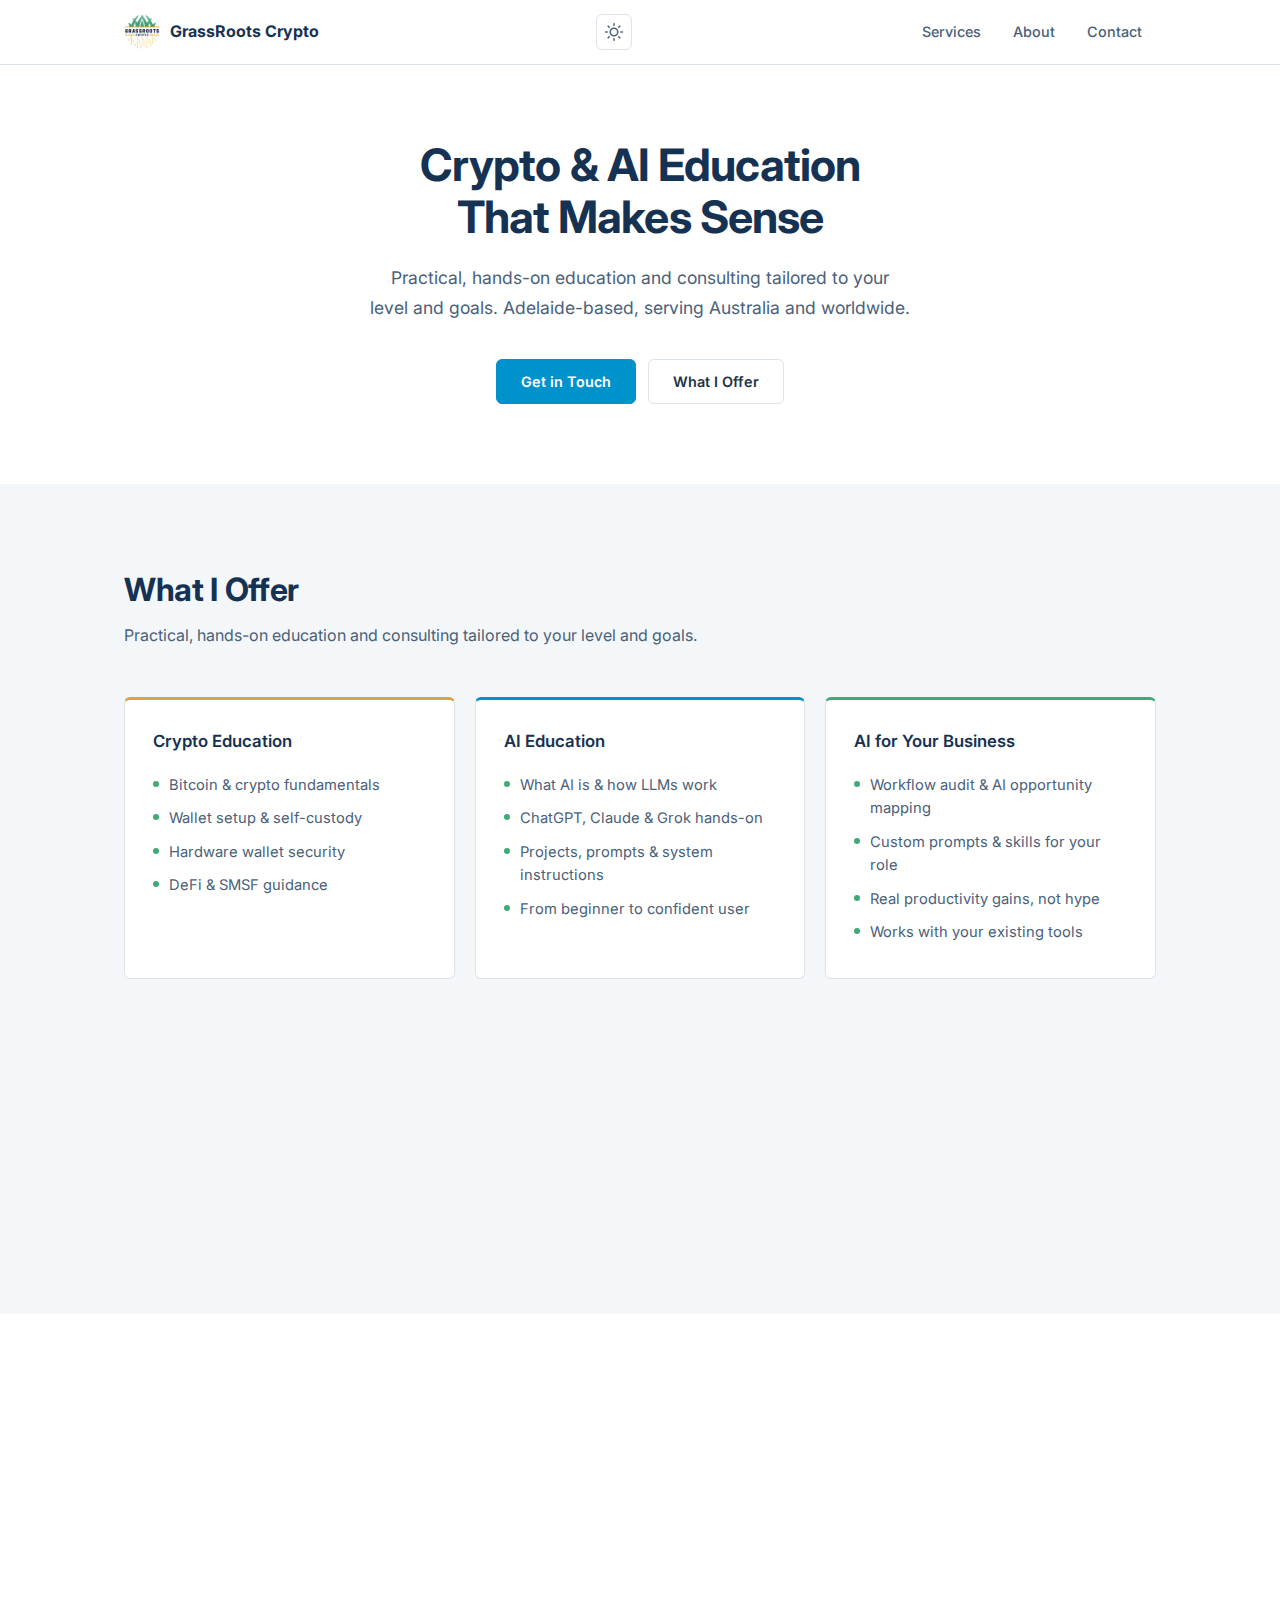
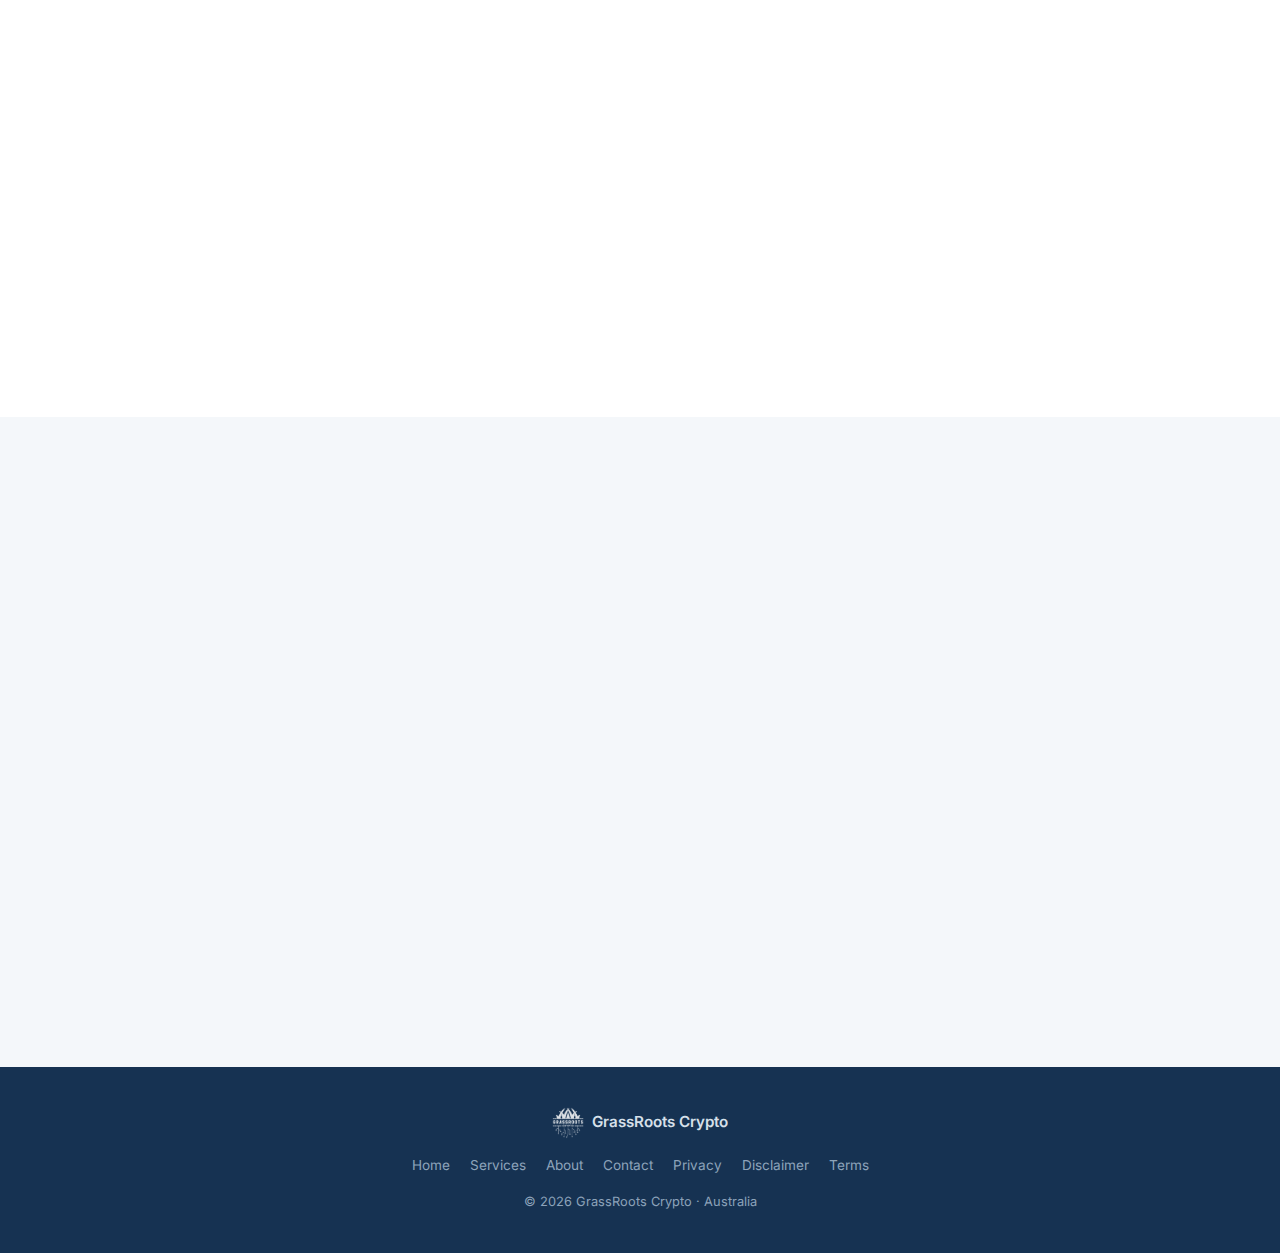
<file: index.html>
<!doctype html>
<html lang="en">
  <head>
    <meta charset="UTF-8" />
    <meta name="viewport" content="width=device-width, initial-scale=1.0" />
    <title>GrassRoots Crypto | Crypto &amp; AI Education &amp; Consulting</title>
    <meta
      name="description"
      content="Practical crypto and AI education and consulting. No jargon, no hype. 21+ years IT, 7+ years crypto. Adelaide-based, serving Australia and worldwide."
    />
    <meta name="author" content="Chris GRC - GrassRoots Crypto" />

    <!-- Open Graph -->
    <meta property="og:title" content="GrassRoots Crypto | Crypto & AI Education & Consulting" />
    <meta
      property="og:description"
      content="Practical crypto and AI education and consulting. No jargon, no hype. Adelaide-based, serving Australia and worldwide."
    />
    <meta property="og:type" content="website" />
    <meta property="og:url" content="https://grassrootscrypto.io" />
    <meta property="og:image" content="https://grassrootscrypto.io/images/logo-day.png" />

    <!-- Twitter Card -->
    <meta name="twitter:card" content="summary_large_image" />
    <meta name="twitter:site" content="@GrassRootsCryp" />
    <meta name="twitter:title" content="GrassRoots Crypto | Crypto & AI Education & Consulting" />
    <meta
      name="twitter:description"
      content="Practical crypto and AI education and consulting. No jargon, no hype. Adelaide-based, serving Australia and worldwide."
    />
    <meta name="twitter:image" content="https://grassrootscrypto.io/images/logo-day.png" />

    <!-- Canonical -->
    <link rel="canonical" href="https://grassrootscrypto.io/" />

    <!-- Bing Verification -->
    <meta name="msvalidate.01" content="A767874A5E04B8E7D272281C63A7745E" />

    <!-- Favicon -->
    <link rel="icon" type="image/png" href="images/logo-day.png" />

    <!-- Google Fonts -->
    <link rel="preconnect" href="https://fonts.googleapis.com" />
    <link rel="preconnect" href="https://fonts.gstatic.com" crossorigin />
    <link
      href="https://fonts.googleapis.com/css2?family=Inter:wght@400;500;600;700&display=swap"
      rel="stylesheet"
    />

    <!-- Styles -->
    <link rel="stylesheet" href="css/style.css" />

    <!-- Schema.org -->
    <script type="application/ld+json">
      {
        "@context": "https://schema.org",
        "@type": "ProfessionalService",
        "name": "GrassRoots Crypto",
        "description": "Cryptocurrency and AI education and consulting services. No jargon, no hype.",
        "url": "https://grassrootscrypto.io",
        "logo": "https://grassrootscrypto.io/images/logo-day.png",
        "image": "https://grassrootscrypto.io/images/logo-day.png",
        "email": "info@grassrootscrypto.io",
        "founder": {
          "@type": "Person",
          "name": "Chris GRC"
        },
        "areaServed": [
          {
            "@type": "City",
            "name": "Adelaide"
          },
          {
            "@type": "Country",
            "name": "Australia"
          }
        ],
        "serviceType": [
          "Cryptocurrency Education",
          "AI Education",
          "AI for Business",
          "AI-Powered Development",
          "Custom Consulting",
          "Hosted Custom Builds"
        ],
        "sameAs": [
          "https://www.youtube.com/@GrassRootsCrypto",
          "https://twitter.com/GrassRootsCryp"
        ]
      }
    </script>

    <!-- Google Analytics -->
    <script async src="https://www.googletagmanager.com/gtag/js?id=G-NH9NNXEF3M"></script>
    <script>
      window.dataLayer = window.dataLayer || [];
      function gtag() {
        dataLayer.push(arguments);
      }
      gtag("js", new Date());
      gtag("config", "G-NH9NNXEF3M", { anonymize_ip: true });
    </script>
  </head>
  <body>
    <!-- ===================== NAVIGATION ===================== -->
    <header class="site-header" id="header">
      <nav class="nav-container">
        <a href="#" class="nav-logo">
          <img
            src="images/logo-day.png"
            alt="GrassRoots Crypto"
            width="36"
            height="36"
            class="logo-day"
          />
          <img
            src="images/logo-night.png"
            alt="GrassRoots Crypto"
            width="36"
            height="36"
            class="logo-night"
          />
          <span>GrassRoots Crypto</span>
        </a>

        <div class="nav-actions">
          <button class="theme-toggle" id="themeToggle" aria-label="Toggle dark mode">
            <svg
              class="icon-sun"
              xmlns="http://www.w3.org/2000/svg"
              width="18"
              height="18"
              viewBox="0 0 24 24"
              fill="none"
              stroke="currentColor"
              stroke-width="2"
              stroke-linecap="round"
              stroke-linejoin="round"
            >
              <circle cx="12" cy="12" r="5" />
              <line x1="12" y1="1" x2="12" y2="3" />
              <line x1="12" y1="21" x2="12" y2="23" />
              <line x1="4.22" y1="4.22" x2="5.64" y2="5.64" />
              <line x1="18.36" y1="18.36" x2="19.78" y2="19.78" />
              <line x1="1" y1="12" x2="3" y2="12" />
              <line x1="21" y1="12" x2="23" y2="12" />
              <line x1="4.22" y1="19.78" x2="5.64" y2="18.36" />
              <line x1="18.36" y1="5.64" x2="19.78" y2="4.22" />
            </svg>
            <svg
              class="icon-moon"
              xmlns="http://www.w3.org/2000/svg"
              width="18"
              height="18"
              viewBox="0 0 24 24"
              fill="none"
              stroke="currentColor"
              stroke-width="2"
              stroke-linecap="round"
              stroke-linejoin="round"
            >
              <path d="M21 12.79A9 9 0 1 1 11.21 3 7 7 0 0 0 21 12.79z" />
            </svg>
          </button>
          <button
            class="nav-toggle"
            id="navToggle"
            aria-label="Toggle navigation"
            aria-expanded="false"
          >
            <span class="hamburger"></span>
          </button>
        </div>

        <ul class="nav-menu" id="navMenu">
          <li><a href="#services" class="nav-link">Services</a></li>
          <li><a href="#about" class="nav-link">About</a></li>
          <li><a href="#contact" class="nav-link">Contact</a></li>
        </ul>
      </nav>
    </header>

    <!-- ===================== HERO ===================== -->
    <section class="hero">
      <div class="container">
        <h1 class="fade-in">
          Crypto &amp; AI Education
          <br />
          That Makes Sense
        </h1>
        <p class="hero-sub fade-in">
          Practical, hands-on education and consulting tailored to your level and goals.
          Adelaide-based, serving Australia and worldwide.
        </p>
        <div class="hero-ctas fade-in">
          <a href="#contact" class="btn btn-primary">Get in Touch</a>
          <a href="#services" class="btn btn-ghost">What I Offer</a>
        </div>
      </div>
    </section>

    <!-- ===================== SERVICES ===================== -->
    <section class="services" id="services">
      <div class="container">
        <div class="section-intro fade-in">
          <h2>What I Offer</h2>
          <p>Practical, hands-on education and consulting tailored to your level and goals.</p>
        </div>

        <div class="services-grid">
          <div class="service-block fade-in">
            <h3>Crypto Education</h3>
            <ul>
              <li>Bitcoin &amp; crypto fundamentals</li>
              <li>Wallet setup &amp; self-custody</li>
              <li>Hardware wallet security</li>
              <li>DeFi &amp; SMSF guidance</li>
            </ul>
          </div>

          <div class="service-block fade-in">
            <h3>AI Education</h3>
            <ul>
              <li>What AI is &amp; how LLMs work</li>
              <li>ChatGPT, Claude &amp; Grok hands-on</li>
              <li>Projects, prompts &amp; system instructions</li>
              <li>From beginner to confident user</li>
            </ul>
          </div>

          <div class="service-block fade-in">
            <h3>AI for Your Business</h3>
            <ul>
              <li>Workflow audit &amp; AI opportunity mapping</li>
              <li>Custom prompts &amp; skills for your role</li>
              <li>Real productivity gains, not hype</li>
              <li>Works with your existing tools</li>
            </ul>
          </div>

          <div class="service-block fade-in">
            <h3>AI-Powered Development</h3>
            <ul>
              <li>Apps built with AI-assisted code</li>
              <li>Rapid prototyping &amp; deployment</li>
              <li>From idea to working product</li>
              <li>Your server or cloud &mdash; you choose</li>
            </ul>
          </div>

          <div class="service-block fade-in">
            <h3>Custom Consulting</h3>
            <ul>
              <li>Tailored 1:1 sessions</li>
              <li>Crypto + AI strategy</li>
              <li>Technical deep dives</li>
              <li>Ongoing support packages</li>
            </ul>
          </div>

          <div class="service-block fade-in">
            <h3>Hosted Custom Builds</h3>
            <ul>
              <li>Custom apps &amp; tools built for you</li>
              <li>Bitcoin &amp; crypto node hosting</li>
              <li>AI agents &amp; automation bots</li>
              <li>Your server or cloud &mdash; you choose</li>
            </ul>
          </div>
        </div>
      </div>
    </section>

    <!-- ===================== ABOUT ===================== -->
    <section class="about" id="about">
      <div class="container">
        <div class="about-layout">
          <div class="about-text fade-in">
            <h2>About</h2>
            <p>
              I'm Chris. 21+ years in IT, 7+ years in crypto, and 3+ years building with AI. I help
              people and businesses cut through the noise and actually understand the technology
              that's reshaping everything.
            </p>
            <p>
              I don't sell crypto. I don't manage your money. I don't build hype. I educate. Whether
              you're buying your first Bitcoin, learning to use AI at work, or navigating crypto for
              your SMSF &mdash; I'll walk you through it.
            </p>
          </div>

          <div class="about-stats fade-in">
            <div class="stat">
              <span class="stat-num">21+</span>
              <span class="stat-label">Years in IT</span>
            </div>
            <div class="stat">
              <span class="stat-num">7+</span>
              <span class="stat-label">Years in Crypto</span>
            </div>
            <div class="stat">
              <span class="stat-num">3+</span>
              <span class="stat-label">Years in AI</span>
            </div>
            <div class="stat">
              <span class="stat-num">90+</span>
              <span class="stat-label">YouTube Videos</span>
            </div>
          </div>

          <div class="about-details fade-in">
            <div class="detail-block">
              <h3>Qualifications</h3>
              <ul>
                <li>RMIT Blockchain Strategy Certificate</li>
                <li>Diploma of IT (Software Development)</li>
                <li>ITIL, ISTQB, PRINCE2 Certified</li>
              </ul>
            </div>
            <div class="detail-block">
              <h3>How Sessions Work</h3>
              <ul>
                <li>
                  <strong>Online</strong>
                  &mdash; Brave Call (private, no account needed)
                </li>
                <li>
                  <strong>In person</strong>
                  &mdash; Adelaide metro area
                </li>
                <li>
                  <strong>Education only</strong>
                  &mdash; not financial advice
                </li>
              </ul>
            </div>
          </div>
        </div>
      </div>
    </section>

    <!-- ===================== CONTACT ===================== -->
    <section class="contact" id="contact">
      <div class="container">
        <div class="contact-layout">
          <div class="contact-text fade-in">
            <h2>Get in Touch</h2>
            <p>Ready to get started? Send a message and let's chat.</p>

            <div class="contact-details">
              <div class="contact-item">
                <h3>Book a call</h3>
                <a
                  href="https://calendly.com/chris-grc/15min"
                  target="_blank"
                  rel="noopener noreferrer"
                  class="calendly-link"
                >
                  Schedule 15‑minute chat
                </a>
              </div>
              <div class="contact-item">
                <h3>Email</h3>
                <a href="mailto:info@grassrootscrypto.io" class="email-link">
                  info@grassrootscrypto.io
                </a>
              </div>
              <div class="contact-item">
                <h3>Follow</h3>
                <div class="social-links">
                  <a
                    href="https://www.youtube.com/@GrassRootsCrypto"
                    target="_blank"
                    rel="noopener noreferrer"
                    aria-label="YouTube"
                  >
                    <svg
                      xmlns="http://www.w3.org/2000/svg"
                      width="22"
                      height="22"
                      viewBox="0 0 24 24"
                      fill="currentColor"
                    >
                      <path
                        d="M23.498 6.186a3.016 3.016 0 0 0-2.122-2.136C19.505 3.545 12 3.545 12 3.545s-7.505 0-9.377.505A3.017 3.017 0 0 0 .502 6.186C0 8.07 0 12 0 12s0 3.93.502 5.814a3.016 3.016 0 0 0 2.122 2.136c1.871.505 9.376.505 9.376.505s7.505 0 9.377-.505a3.015 3.015 0 0 0 2.122-2.136C24 15.93 24 12 24 12s0-3.93-.502-5.814zM9.545 15.568V8.432L15.818 12l-6.273 3.568z"
                      />
                    </svg>
                  </a>
                  <a
                    href="https://twitter.com/GrassRootsCryp"
                    target="_blank"
                    rel="noopener noreferrer"
                    aria-label="X / Twitter"
                  >
                    <svg
                      xmlns="http://www.w3.org/2000/svg"
                      width="20"
                      height="20"
                      viewBox="0 0 24 24"
                      fill="currentColor"
                    >
                      <path
                        d="M18.244 2.25h3.308l-7.227 8.26 8.502 11.24H16.17l-5.214-6.817L4.99 21.75H1.68l7.73-8.835L1.254 2.25H8.08l4.713 6.231zm-1.161 17.52h1.833L7.084 4.126H5.117z"
                      />
                    </svg>
                  </a>
                </div>
              </div>
            </div>
          </div>

          <form
            class="contact-form fade-in"
            id="contactForm"
            action="https://api.web3forms.com/submit"
            method="POST"
          >
            <input type="hidden" name="access_key" value="e5d47dd8-ff45-43c3-92f9-610d4b8cd256" />
            <input type="hidden" name="subject" value="New enquiry from grassrootscrypto.io" />
            <input type="checkbox" name="botcheck" style="display: none" />

            <div class="form-group">
              <label for="name">Name</label>
              <input type="text" id="name" name="name" required placeholder="Your name" />
            </div>

            <div class="form-group">
              <label for="email">Email</label>
              <input type="email" id="email" name="email" required placeholder="your@email.com" />
            </div>

            <div class="form-group">
              <label for="service">Interested In</label>
              <select id="service" name="service" required>
                <option value="" disabled selected>Select a service</option>
                <option value="Crypto Education">Crypto Education</option>
                <option value="AI Education">AI Education</option>
                <option value="AI for Your Business">AI for Your Business</option>
                <option value="AI-Powered Development">AI-Powered Development</option>
                <option value="Custom Consulting">Custom Consulting</option>
                <option value="Hosted Custom Builds">Hosted Custom Builds</option>
                <option value="Not sure yet">Not sure yet</option>
              </select>
            </div>

            <div class="form-group">
              <label for="message">Message</label>
              <textarea
                id="message"
                name="message"
                rows="4"
                placeholder="What are you looking for help with?"
              ></textarea>
            </div>

            <button type="submit" class="btn btn-primary btn-full" id="submitBtn">
              Send Message
            </button>
            <p class="form-status" id="formStatus"></p>
          </form>
        </div>
      </div>
    </section>

    <!-- ===================== FOOTER ===================== -->
    <footer class="site-footer">
      <div class="container">
        <div class="footer-content">
          <div class="footer-brand">
            <img
              src="images/logo-day.png"
              alt="GrassRoots Crypto"
              width="32"
              height="32"
              class="logo-day"
            />
            <img
              src="images/logo-night.png"
              alt="GrassRoots Crypto"
              width="32"
              height="32"
              class="logo-night"
            />
            <span>GrassRoots Crypto</span>
          </div>
          <div class="footer-links">
            <a href="#">Home</a>
            <a href="#services">Services</a>
            <a href="about.html">About</a>
            <a href="#contact">Contact</a>
            <a href="privacy.html">Privacy</a>
            <a href="disclaimer.html">Disclaimer</a>
            <a href="terms.html">Terms</a>
          </div>
          <p class="footer-copy">&copy; 2026 GrassRoots Crypto &middot; Australia</p>
        </div>
      </div>
    </footer>

    <script src="js/main.js"></script>
  </body>
</html>
</file>
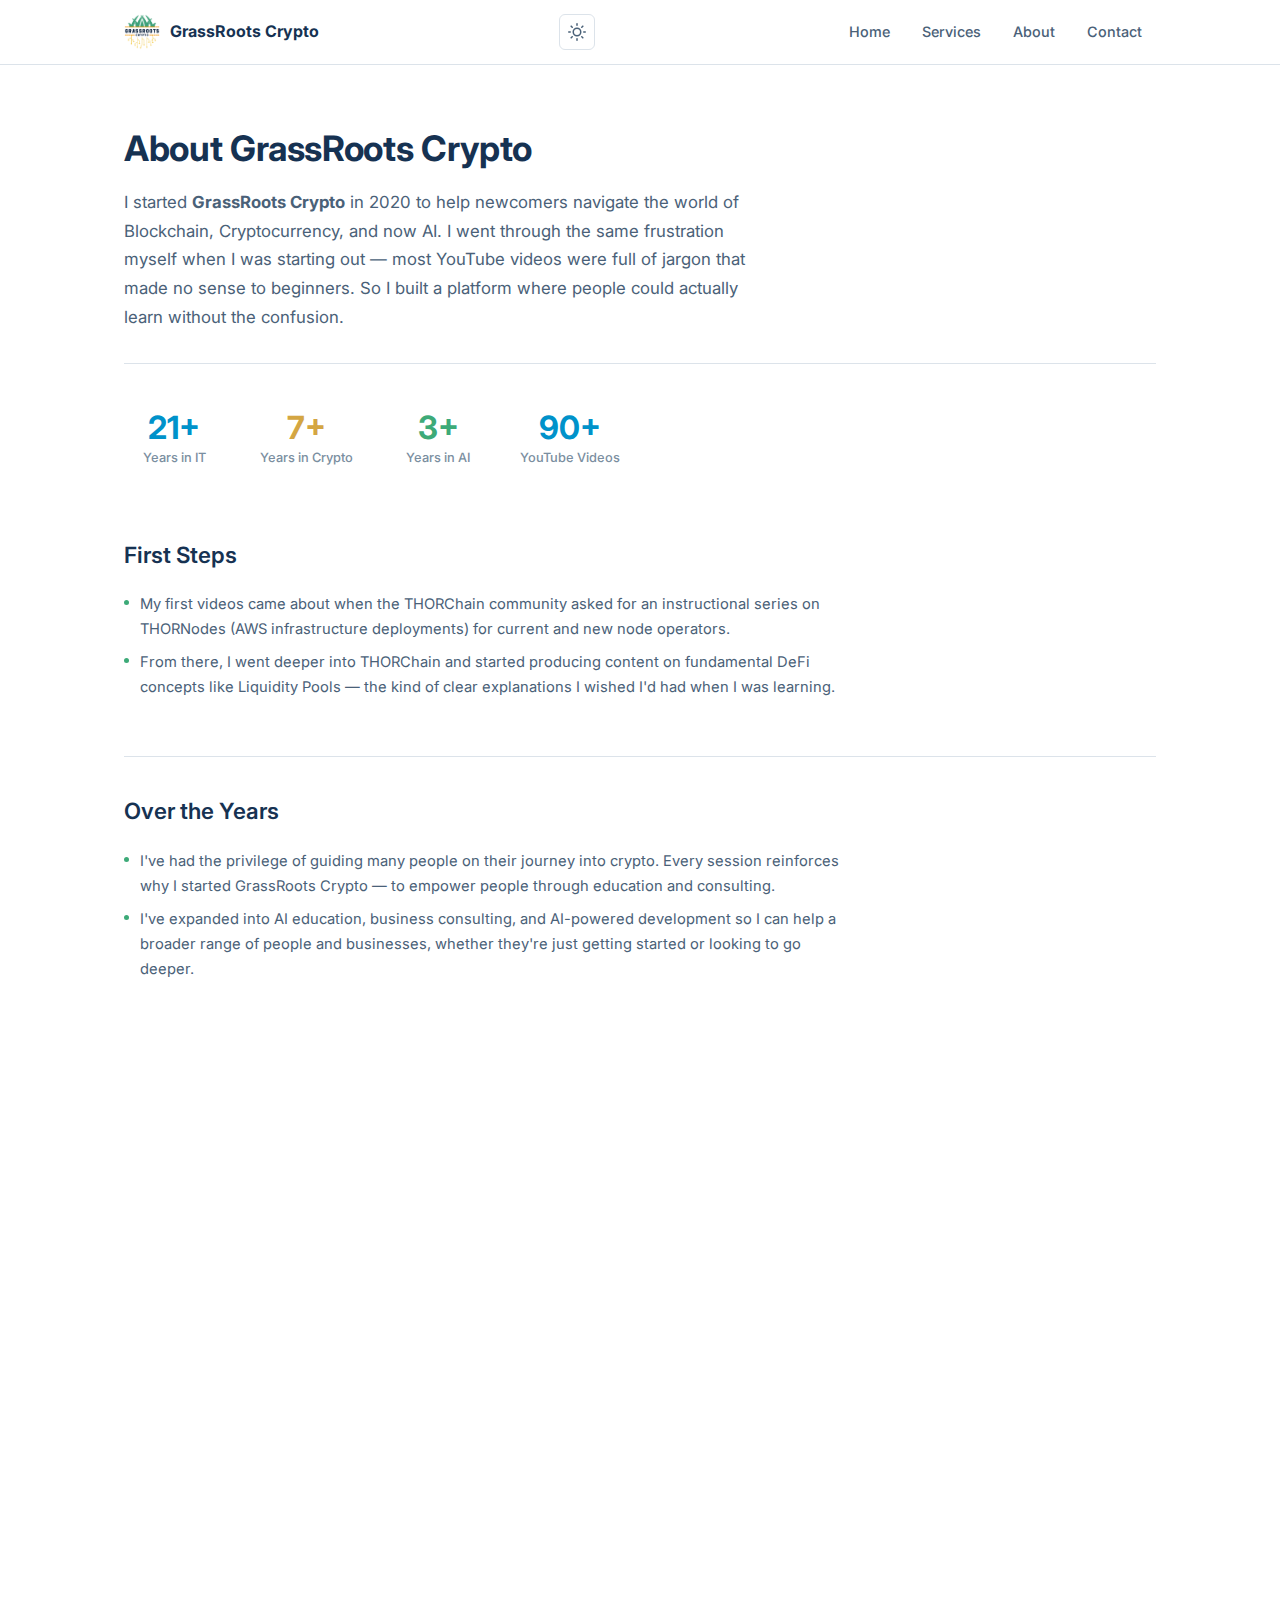
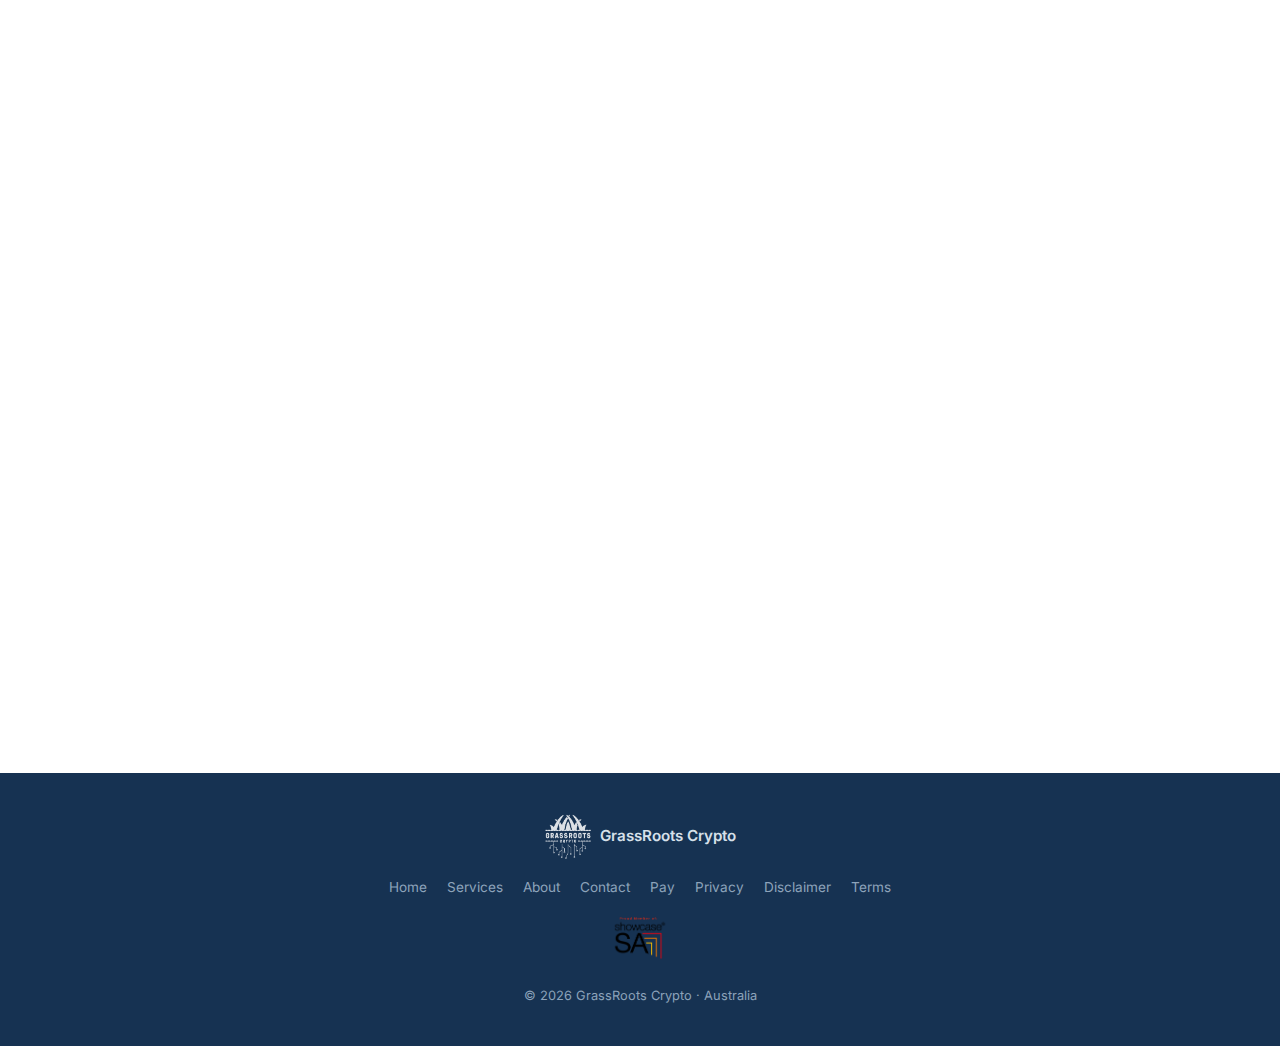
<file: about.html>
<!doctype html>
<html lang="en">
  <head>
    <meta charset="UTF-8" />
    <meta name="viewport" content="width=device-width, initial-scale=1.0" />
    <title>About | GrassRoots Crypto</title>
    <meta
      name="description"
      content="About Chris GRC - Adelaide crypto and AI educator with 21+ years IT experience, 7+ years in Bitcoin and DeFi, and 3+ years in AI."
    />

    <!-- Open Graph -->
    <meta property="og:title" content="About | GrassRoots Crypto" />
    <meta
      property="og:description"
      content="About Chris GRC - Adelaide crypto and AI educator with 21+ years IT experience, 7+ years in Bitcoin and DeFi, and 3+ years in AI."
    />
    <meta property="og:type" content="website" />
    <meta property="og:url" content="https://grassrootscrypto.io/about.html" />
    <meta property="og:image" content="https://grassrootscrypto.io/images/logo-day.png" />

    <!-- Twitter Card -->
    <meta name="twitter:card" content="summary_large_image" />
    <meta name="twitter:site" content="@GrassRootsCryp" />
    <meta name="twitter:title" content="About | GrassRoots Crypto" />
    <meta
      name="twitter:description"
      content="About Chris GRC - Adelaide crypto and AI educator with 21+ years IT experience, 7+ years in Bitcoin and DeFi, and 3+ years in AI."
    />
    <meta name="twitter:image" content="https://grassrootscrypto.io/images/logo-day.png" />

    <!-- Canonical -->
    <link rel="canonical" href="https://grassrootscrypto.io/about.html" />

    <!-- Bing Verification -->
    <meta name="msvalidate.01" content="A767874A5E04B8E7D272281C63A7745E" />

    <!-- Favicon -->
    <link rel="icon" type="image/png" href="images/logo-day.png" />

    <!-- Google Fonts -->
    <link rel="preconnect" href="https://fonts.googleapis.com" />
    <link rel="preconnect" href="https://fonts.gstatic.com" crossorigin />
    <link
      href="https://fonts.googleapis.com/css2?family=Inter:wght@400;500;600;700&display=swap"
      rel="stylesheet"
    />

    <!-- Styles -->
    <link rel="stylesheet" href="css/style.css" />
    <link rel="stylesheet" href="css/pages.css" />

    <!-- Google Analytics -->
    <script async src="https://www.googletagmanager.com/gtag/js?id=G-NH9NNXEF3M"></script>
    <script>
      window.dataLayer = window.dataLayer || [];
      function gtag() {
        dataLayer.push(arguments);
      }
      gtag("js", new Date());
      gtag("config", "G-NH9NNXEF3M", { anonymize_ip: true });
    </script>
  </head>
  <body>
    <!-- ===================== NAVIGATION ===================== -->
    <header class="site-header" id="header">
      <nav class="nav-container">
        <a href="index.html" class="nav-logo">
          <img
            src="images/logo-day.png"
            alt="GrassRoots Crypto"
            width="36"
            height="36"
            class="logo-day"
          />
          <img
            src="images/logo-night.png"
            alt="GrassRoots Crypto"
            width="36"
            height="36"
            class="logo-night"
          />
          <span>GrassRoots Crypto</span>
        </a>

        <div class="nav-actions">
          <button class="theme-toggle" id="themeToggle" aria-label="Toggle dark mode">
            <svg
              class="icon-sun"
              xmlns="http://www.w3.org/2000/svg"
              width="18"
              height="18"
              viewBox="0 0 24 24"
              fill="none"
              stroke="currentColor"
              stroke-width="2"
              stroke-linecap="round"
              stroke-linejoin="round"
            >
              <circle cx="12" cy="12" r="5" />
              <line x1="12" y1="1" x2="12" y2="3" />
              <line x1="12" y1="21" x2="12" y2="23" />
              <line x1="4.22" y1="4.22" x2="5.64" y2="5.64" />
              <line x1="18.36" y1="18.36" x2="19.78" y2="19.78" />
              <line x1="1" y1="12" x2="3" y2="12" />
              <line x1="21" y1="12" x2="23" y2="12" />
              <line x1="4.22" y1="19.78" x2="5.64" y2="18.36" />
              <line x1="18.36" y1="5.64" x2="19.78" y2="4.22" />
            </svg>
            <svg
              class="icon-moon"
              xmlns="http://www.w3.org/2000/svg"
              width="18"
              height="18"
              viewBox="0 0 24 24"
              fill="none"
              stroke="currentColor"
              stroke-width="2"
              stroke-linecap="round"
              stroke-linejoin="round"
            >
              <path d="M21 12.79A9 9 0 1 1 11.21 3 7 7 0 0 0 21 12.79z" />
            </svg>
          </button>
          <button
            class="nav-toggle"
            id="navToggle"
            aria-label="Toggle navigation"
            aria-expanded="false"
          >
            <span class="hamburger"></span>
          </button>
        </div>

        <ul class="nav-menu" id="navMenu">
          <li><a href="index.html" class="nav-link">Home</a></li>
          <li><a href="index.html#services" class="nav-link">Services</a></li>
          <li><a href="about.html" class="nav-link">About</a></li>
          <li><a href="index.html#contact" class="nav-link">Contact</a></li>
        </ul>
      </nav>
    </header>

    <!-- ===================== ABOUT PAGE ===================== -->
    <main class="page-content">
      <div class="container">
        <!-- Page Header -->
        <header class="page-header">
          <h1>About GrassRoots Crypto</h1>
          <p class="page-subtitle">
            I started
            <strong>GrassRoots Crypto</strong>
            in 2020 to help newcomers navigate the world of Blockchain, Cryptocurrency, and now AI.
            I went through the same frustration myself when I was starting out &mdash; most YouTube
            videos were full of jargon that made no sense to beginners. So I built a platform where
            people could actually learn without the confusion.
          </p>
        </header>

        <!-- Stats -->
        <div class="page-stats fade-in">
          <div class="stat">
            <span class="stat-num">21+</span>
            <span class="stat-label">Years in IT</span>
          </div>
          <div class="stat">
            <span class="stat-num">7+</span>
            <span class="stat-label">Years in Crypto</span>
          </div>
          <div class="stat">
            <span class="stat-num">3+</span>
            <span class="stat-label">Years in AI</span>
          </div>
          <div class="stat">
            <span class="stat-num">90+</span>
            <span class="stat-label">YouTube Videos</span>
          </div>
        </div>

        <!-- First Steps -->
        <section class="page-section fade-in">
          <h2>First Steps</h2>
          <ul>
            <li>
              My first videos came about when the THORChain community asked for an instructional
              series on THORNodes (AWS infrastructure deployments) for current and new node
              operators.
            </li>
            <li>
              From there, I went deeper into THORChain and started producing content on fundamental
              DeFi concepts like Liquidity Pools &mdash; the kind of clear explanations I wished I'd
              had when I was learning.
            </li>
          </ul>
        </section>

        <!-- Over the Years -->
        <section class="page-section fade-in">
          <h2>Over the Years</h2>
          <ul>
            <li>
              I've had the privilege of guiding many people on their journey into crypto. Every
              session reinforces why I started GrassRoots Crypto &mdash; to empower people through
              education and consulting.
            </li>
            <li>
              I've expanded into AI education, business consulting, and AI-powered development so I
              can help a broader range of people and businesses, whether they're just getting
              started or looking to go deeper.
            </li>
          </ul>
        </section>

        <!-- About Chris -->
        <section class="page-section fade-in">
          <h2>About Chris</h2>
          <p>
            21+ years in IT. 7+ years in crypto. 3+ years building with AI. My background spans
            requirements, development, testing, and project management &mdash; so when I build
            applications with AI tools like Claude Code, I bring the full picture, not just prompts.
            I've completed blockchain courses at RMIT and presented for the Australian Computer
            Society (ACS).
          </p>

          <div class="about-columns">
            <div class="about-column content-card">
              <h3>Education</h3>
              <ul>
                <li>Certification in Blockchain Strategy, RMIT University</li>
                <li>ITIL Foundation in IT Service Management</li>
                <li>ISTQB Advanced Test Manager</li>
                <li>PRINCE2 Practitioner</li>
                <li>
                  Certificate of Software System Development &mdash; iCarnegie (subsidiary of
                  Carnegie Mellon University)
                </li>
                <li>Diploma of Information Technology &mdash; Software Development</li>
              </ul>
            </div>

            <div class="about-column content-card">
              <h3>Achievements</h3>
              <ul>
                <li>
                  Created over 90 educational YouTube videos ranging from beginner to technical
                  levels
                </li>
                <li>Authored 32 Medium articles on DeFi</li>
                <li>Written extensive technical documentation</li>
                <li>Developed and tested wallet software</li>
                <li>Building custom applications with AI (Claude Code)</li>
              </ul>
            </div>

            <div class="about-column content-card">
              <h3>AI Tools I Use</h3>
              <ul>
                <li>
                  <strong>Claude Max</strong>
                  &amp;
                  <strong>Super Grok</strong>
                  &mdash; my go-to tools
                </li>
                <li>Perplexity Enterprise Pro</li>
                <li>ChatGPT Pro</li>
                <li>Gemini</li>
              </ul>
            </div>
          </div>
        </section>

        <!-- Mission Statement -->
        <section class="page-section fade-in">
          <h2>Mission Statement</h2>
          <div class="highlight-block">
            <p>
              GrassRoots Crypto provides education, training, consulting, and guidance for
              individuals and companies on their crypto and AI journey. I know firsthand how
              overwhelming it can be &mdash; even with everything available online, it's hard to
              know what's legit and where to start. That's where I come in.
            </p>
          </div>
        </section>

        <!-- CTA -->
        <div class="page-cta fade-in">
          <a href="index.html#contact" class="btn btn-primary">Get in Touch</a>
        </div>
      </div>
    </main>

    <!-- ===================== FOOTER ===================== -->
    <footer class="site-footer">
      <div class="container">
        <div class="footer-content">
          <div class="footer-brand">
            <img src="images/logo-day.png" alt="GrassRoots Crypto" width="48" height="48" />
            <span>GrassRoots Crypto</span>
          </div>
          <div class="footer-links">
            <a href="index.html">Home</a>
            <a href="index.html#services">Services</a>
            <a href="about.html">About</a>
            <a href="index.html#contact">Contact</a>
            <a href="pay.html">Pay</a>
            <a href="privacy.html">Privacy</a>
            <a href="disclaimer.html">Disclaimer</a>
            <a href="terms.html">Terms</a>
          </div>
          <div class="footer-member">
            <a href="https://showcasesa.com.au" target="_blank" rel="noopener noreferrer">
              <img
                src="images/showcase-sa-day.png"
                alt="Proud Member of Showcase SA"
                height="48"
                class="logo-day"
              />
              <img
                src="images/showcase-sa-night.png"
                alt="Proud Member of Showcase SA"
                height="48"
                class="logo-night"
              />
            </a>
          </div>
          <p class="footer-copy">&copy; 2026 GrassRoots Crypto &middot; Australia</p>
        </div>
      </div>
    </footer>

    <script src="js/main.js"></script>
  </body>
</html>
</file>
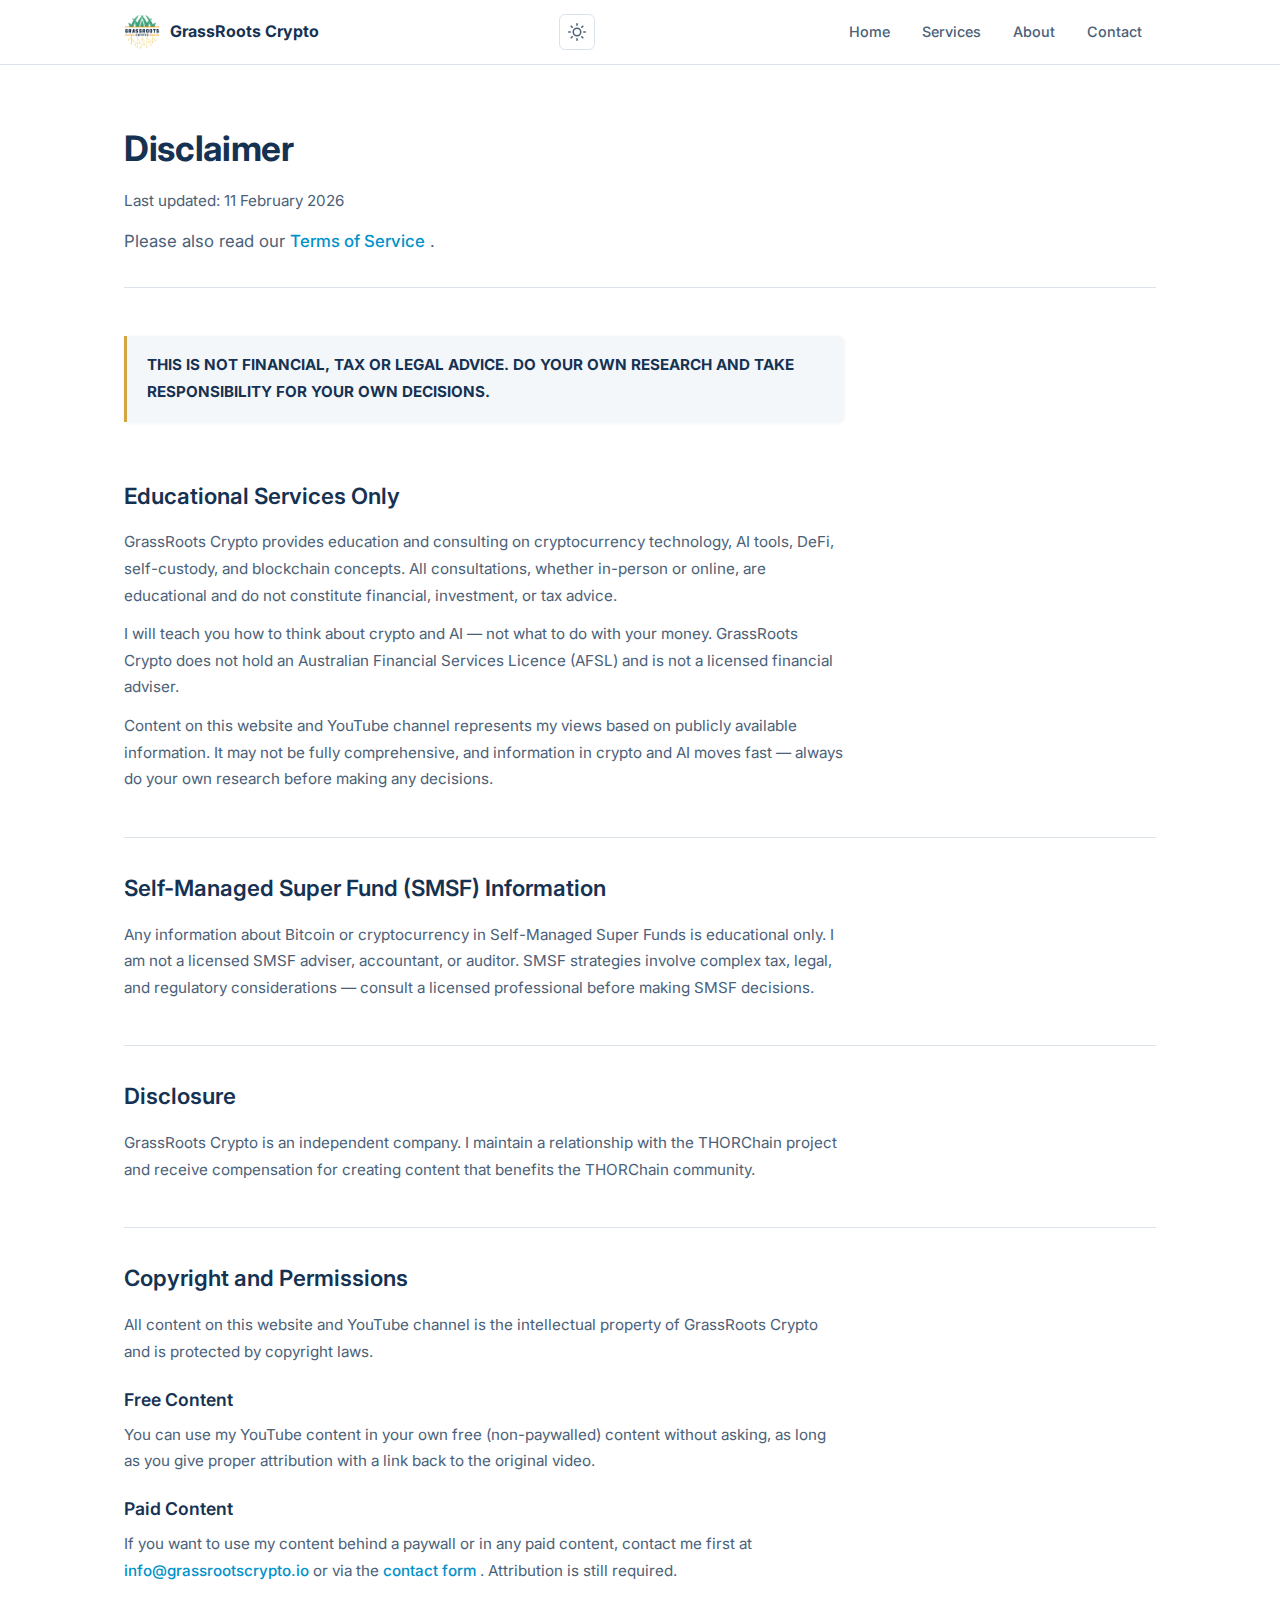
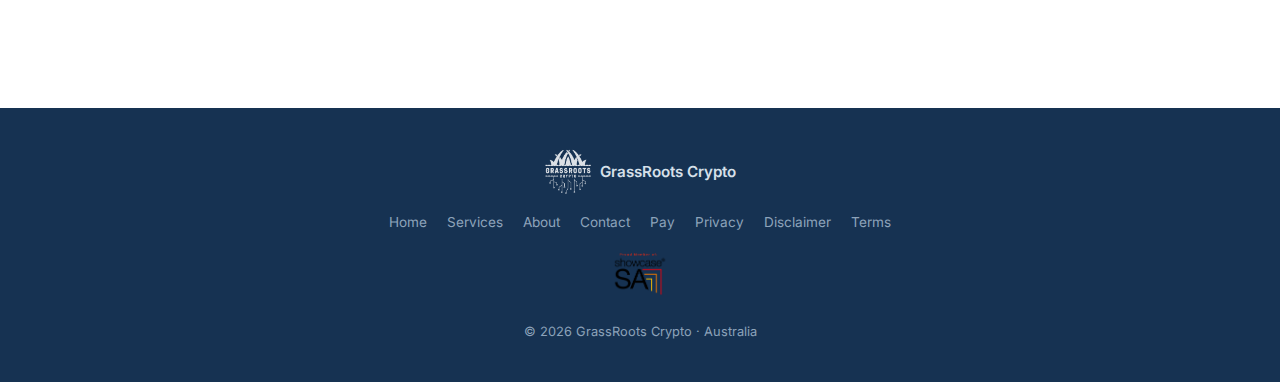
<file: disclaimer.html>
<!doctype html>
<html lang="en">
  <head>
    <meta charset="UTF-8" />
    <meta name="viewport" content="width=device-width, initial-scale=1.0" />
    <title>Disclaimer | GrassRoots Crypto</title>
    <meta
      name="description"
      content="Educational disclaimer for GrassRoots Crypto. Bitcoin and crypto education services are for informational purposes only, not financial advice."
    />

    <!-- Open Graph -->
    <meta property="og:title" content="Disclaimer | GrassRoots Crypto" />
    <meta
      property="og:description"
      content="Educational disclaimer for GrassRoots Crypto. Bitcoin and crypto education services are for informational purposes only, not financial advice."
    />
    <meta property="og:type" content="website" />
    <meta property="og:url" content="https://grassrootscrypto.io/disclaimer.html" />
    <meta property="og:image" content="https://grassrootscrypto.io/images/logo-day.png" />

    <!-- Twitter Card -->
    <meta name="twitter:card" content="summary_large_image" />
    <meta name="twitter:site" content="@GrassRootsCryp" />
    <meta name="twitter:title" content="Disclaimer | GrassRoots Crypto" />
    <meta
      name="twitter:description"
      content="Educational disclaimer for GrassRoots Crypto. Bitcoin and crypto education services are for informational purposes only, not financial advice."
    />
    <meta name="twitter:image" content="https://grassrootscrypto.io/images/logo-day.png" />

    <!-- Canonical -->
    <link rel="canonical" href="https://grassrootscrypto.io/disclaimer.html" />

    <!-- Bing Verification -->
    <meta name="msvalidate.01" content="A767874A5E04B8E7D272281C63A7745E" />

    <!-- Favicon -->
    <link rel="icon" type="image/png" href="images/logo-day.png" />

    <!-- Google Fonts -->
    <link rel="preconnect" href="https://fonts.googleapis.com" />
    <link rel="preconnect" href="https://fonts.gstatic.com" crossorigin />
    <link
      href="https://fonts.googleapis.com/css2?family=Inter:wght@400;500;600;700&display=swap"
      rel="stylesheet"
    />

    <!-- Styles -->
    <link rel="stylesheet" href="css/style.css" />
    <link rel="stylesheet" href="css/pages.css" />

    <!-- Google Analytics -->
    <script async src="https://www.googletagmanager.com/gtag/js?id=G-NH9NNXEF3M"></script>
    <script>
      window.dataLayer = window.dataLayer || [];
      function gtag() {
        dataLayer.push(arguments);
      }
      gtag("js", new Date());
      gtag("config", "G-NH9NNXEF3M", { anonymize_ip: true });
    </script>
  </head>
  <body>
    <!-- ===================== NAVIGATION ===================== -->
    <header class="site-header" id="header">
      <nav class="nav-container">
        <a href="index.html" class="nav-logo">
          <img
            src="images/logo-day.png"
            alt="GrassRoots Crypto"
            width="36"
            height="36"
            class="logo-day"
          />
          <img
            src="images/logo-night.png"
            alt="GrassRoots Crypto"
            width="36"
            height="36"
            class="logo-night"
          />
          <span>GrassRoots Crypto</span>
        </a>

        <div class="nav-actions">
          <button class="theme-toggle" id="themeToggle" aria-label="Toggle dark mode">
            <svg
              class="icon-sun"
              xmlns="http://www.w3.org/2000/svg"
              width="18"
              height="18"
              viewBox="0 0 24 24"
              fill="none"
              stroke="currentColor"
              stroke-width="2"
              stroke-linecap="round"
              stroke-linejoin="round"
            >
              <circle cx="12" cy="12" r="5" />
              <line x1="12" y1="1" x2="12" y2="3" />
              <line x1="12" y1="21" x2="12" y2="23" />
              <line x1="4.22" y1="4.22" x2="5.64" y2="5.64" />
              <line x1="18.36" y1="18.36" x2="19.78" y2="19.78" />
              <line x1="1" y1="12" x2="3" y2="12" />
              <line x1="21" y1="12" x2="23" y2="12" />
              <line x1="4.22" y1="19.78" x2="5.64" y2="18.36" />
              <line x1="18.36" y1="5.64" x2="19.78" y2="4.22" />
            </svg>
            <svg
              class="icon-moon"
              xmlns="http://www.w3.org/2000/svg"
              width="18"
              height="18"
              viewBox="0 0 24 24"
              fill="none"
              stroke="currentColor"
              stroke-width="2"
              stroke-linecap="round"
              stroke-linejoin="round"
            >
              <path d="M21 12.79A9 9 0 1 1 11.21 3 7 7 0 0 0 21 12.79z" />
            </svg>
          </button>
          <button
            class="nav-toggle"
            id="navToggle"
            aria-label="Toggle navigation"
            aria-expanded="false"
          >
            <span class="hamburger"></span>
          </button>
        </div>

        <ul class="nav-menu" id="navMenu">
          <li><a href="index.html" class="nav-link">Home</a></li>
          <li><a href="index.html#services" class="nav-link">Services</a></li>
          <li><a href="about.html" class="nav-link">About</a></li>
          <li><a href="index.html#contact" class="nav-link">Contact</a></li>
        </ul>
      </nav>
    </header>

    <!-- ===================== DISCLAIMER PAGE ===================== -->
    <main class="page-content">
      <article class="container">
        <!-- Page Header -->
        <header class="page-header">
          <h1>Disclaimer</h1>
          <p class="legal-meta">Last updated: 11 February 2026</p>
          <p class="page-subtitle">
            Please also read our
            <a href="terms.html">Terms of Service</a>
            .
          </p>
        </header>

        <!-- Important Notice -->
        <div class="legal-notice">
          <p>
            <strong>
              THIS IS NOT FINANCIAL, TAX OR LEGAL ADVICE. DO YOUR OWN RESEARCH AND TAKE
              RESPONSIBILITY FOR YOUR OWN DECISIONS.
            </strong>
          </p>
        </div>

        <!-- Educational Services -->
        <section class="legal-section">
          <h2>Educational Services Only</h2>
          <p>
            GrassRoots Crypto provides education and consulting on cryptocurrency technology, AI
            tools, DeFi, self-custody, and blockchain concepts. All consultations, whether in-person
            or online, are educational and do not constitute financial, investment, or tax advice.
          </p>
          <p>
            I will teach you how to think about crypto and AI &mdash; not what to do with your
            money. GrassRoots Crypto does not hold an Australian Financial Services Licence (AFSL)
            and is not a licensed financial adviser.
          </p>
          <p>
            Content on this website and YouTube channel represents my views based on publicly
            available information. It may not be fully comprehensive, and information in crypto and
            AI moves fast &mdash; always do your own research before making any decisions.
          </p>
        </section>

        <!-- SMSF -->
        <section class="legal-section">
          <h2>Self-Managed Super Fund (SMSF) Information</h2>
          <p>
            Any information about Bitcoin or cryptocurrency in Self-Managed Super Funds is
            educational only. I am not a licensed SMSF adviser, accountant, or auditor. SMSF
            strategies involve complex tax, legal, and regulatory considerations &mdash; consult a
            licensed professional before making SMSF decisions.
          </p>
        </section>

        <!-- Disclosure -->
        <section class="legal-section">
          <h2>Disclosure</h2>
          <p>
            GrassRoots Crypto is an independent company. I maintain a relationship with the
            THORChain project and receive compensation for creating content that benefits the
            THORChain community.
          </p>
        </section>

        <!-- Copyright and Permissions -->
        <section class="legal-section">
          <h2>Copyright and Permissions</h2>
          <p>
            All content on this website and YouTube channel is the intellectual property of
            GrassRoots Crypto and is protected by copyright laws.
          </p>

          <div class="legal-subsection">
            <h3>Free Content</h3>
            <p>
              You can use my YouTube content in your own free (non-paywalled) content without
              asking, as long as you give proper attribution with a link back to the original video.
            </p>
          </div>

          <div class="legal-subsection">
            <h3>Paid Content</h3>
            <p>
              If you want to use my content behind a paywall or in any paid content, contact me
              first at
              <a href="mailto:info@grassrootscrypto.io">info@grassrootscrypto.io</a>
              or via the
              <a href="index.html#contact">contact form</a>
              . Attribution is still required.
            </p>
          </div>
        </section>
      </article>
    </main>

    <!-- ===================== FOOTER ===================== -->
    <footer class="site-footer">
      <div class="container">
        <div class="footer-content">
          <div class="footer-brand">
            <img src="images/logo-day.png" alt="GrassRoots Crypto" width="48" height="48" />
            <span>GrassRoots Crypto</span>
          </div>
          <div class="footer-links">
            <a href="index.html">Home</a>
            <a href="index.html#services">Services</a>
            <a href="about.html">About</a>
            <a href="index.html#contact">Contact</a>
            <a href="pay.html">Pay</a>
            <a href="privacy.html">Privacy</a>
            <a href="disclaimer.html">Disclaimer</a>
            <a href="terms.html">Terms</a>
          </div>
          <div class="footer-member">
            <a href="https://showcasesa.com.au" target="_blank" rel="noopener noreferrer">
              <img
                src="images/showcase-sa-day.png"
                alt="Proud Member of Showcase SA"
                height="48"
                class="logo-day"
              />
              <img
                src="images/showcase-sa-night.png"
                alt="Proud Member of Showcase SA"
                height="48"
                class="logo-night"
              />
            </a>
          </div>
          <p class="footer-copy">&copy; 2026 GrassRoots Crypto &middot; Australia</p>
        </div>
      </div>
    </footer>

    <script src="js/main.js"></script>
  </body>
</html>
</file>
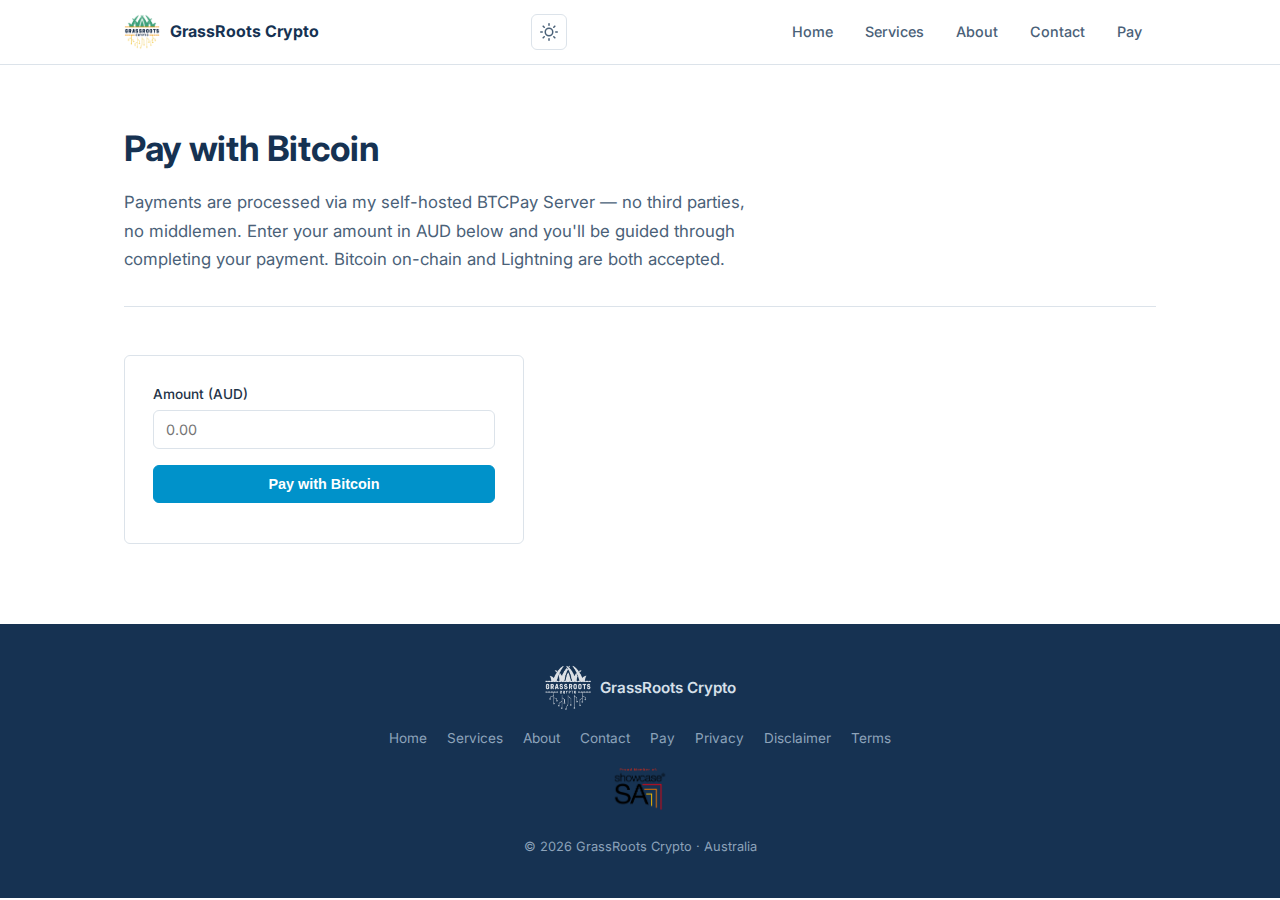
<file: pay.html>
<!doctype html>
<html lang="en">
  <head>
    <meta charset="UTF-8" />
    <meta name="viewport" content="width=device-width, initial-scale=1.0" />
    <title>Pay with Bitcoin | GrassRoots Crypto</title>
    <meta
      name="description"
      content="Pay GrassRoots Crypto with Bitcoin. Secure payments processed via BTCPay Server — self-hosted, private, no middlemen."
    />

    <!-- Open Graph -->
    <meta property="og:title" content="Pay with Bitcoin | GrassRoots Crypto" />
    <meta
      property="og:description"
      content="Pay GrassRoots Crypto with Bitcoin. Secure payments processed via BTCPay Server — self-hosted, private, no middlemen."
    />
    <meta property="og:type" content="website" />
    <meta property="og:url" content="https://grassrootscrypto.io/pay.html" />
    <meta property="og:image" content="https://grassrootscrypto.io/images/logo-day.png" />

    <!-- Twitter Card -->
    <meta name="twitter:card" content="summary_large_image" />
    <meta name="twitter:site" content="@GrassRootsCryp" />
    <meta name="twitter:title" content="Pay with Bitcoin | GrassRoots Crypto" />
    <meta
      name="twitter:description"
      content="Pay GrassRoots Crypto with Bitcoin. Secure payments processed via BTCPay Server — self-hosted, private, no middlemen."
    />
    <meta name="twitter:image" content="https://grassrootscrypto.io/images/logo-day.png" />

    <!-- Canonical -->
    <link rel="canonical" href="https://grassrootscrypto.io/pay.html" />

    <!-- Bing Verification -->
    <meta name="msvalidate.01" content="A767874A5E04B8E7D272281C63A7745E" />

    <!-- Favicon -->
    <link rel="icon" type="image/png" href="images/logo-day.png" />

    <!-- Google Fonts -->
    <link rel="preconnect" href="https://fonts.googleapis.com" />
    <link rel="preconnect" href="https://fonts.gstatic.com" crossorigin />
    <link
      href="https://fonts.googleapis.com/css2?family=Inter:wght@400;500;600;700&display=swap"
      rel="stylesheet"
    />

    <!-- Styles -->
    <link rel="stylesheet" href="css/style.css" />
    <link rel="stylesheet" href="css/pages.css" />

    <!-- Google Analytics -->
    <script async src="https://www.googletagmanager.com/gtag/js?id=G-NH9NNXEF3M"></script>
    <script>
      window.dataLayer = window.dataLayer || [];
      function gtag() {
        dataLayer.push(arguments);
      }
      gtag("js", new Date());
      gtag("config", "G-NH9NNXEF3M", { anonymize_ip: true });
    </script>
  </head>
  <body>
    <!-- ===================== NAVIGATION ===================== -->
    <header class="site-header" id="header">
      <nav class="nav-container">
        <a href="index.html" class="nav-logo">
          <img
            src="images/logo-day.png"
            alt="GrassRoots Crypto"
            width="36"
            height="36"
            class="logo-day"
          />
          <img
            src="images/logo-night.png"
            alt="GrassRoots Crypto"
            width="36"
            height="36"
            class="logo-night"
          />
          <span>GrassRoots Crypto</span>
        </a>

        <div class="nav-actions">
          <button class="theme-toggle" id="themeToggle" aria-label="Toggle dark mode">
            <svg
              class="icon-sun"
              xmlns="http://www.w3.org/2000/svg"
              width="18"
              height="18"
              viewBox="0 0 24 24"
              fill="none"
              stroke="currentColor"
              stroke-width="2"
              stroke-linecap="round"
              stroke-linejoin="round"
            >
              <circle cx="12" cy="12" r="5" />
              <line x1="12" y1="1" x2="12" y2="3" />
              <line x1="12" y1="21" x2="12" y2="23" />
              <line x1="4.22" y1="4.22" x2="5.64" y2="5.64" />
              <line x1="18.36" y1="18.36" x2="19.78" y2="19.78" />
              <line x1="1" y1="12" x2="3" y2="12" />
              <line x1="21" y1="12" x2="23" y2="12" />
              <line x1="4.22" y1="19.78" x2="5.64" y2="18.36" />
              <line x1="18.36" y1="5.64" x2="19.78" y2="4.22" />
            </svg>
            <svg
              class="icon-moon"
              xmlns="http://www.w3.org/2000/svg"
              width="18"
              height="18"
              viewBox="0 0 24 24"
              fill="none"
              stroke="currentColor"
              stroke-width="2"
              stroke-linecap="round"
              stroke-linejoin="round"
            >
              <path d="M21 12.79A9 9 0 1 1 11.21 3 7 7 0 0 0 21 12.79z" />
            </svg>
          </button>
          <button
            class="nav-toggle"
            id="navToggle"
            aria-label="Toggle navigation"
            aria-expanded="false"
          >
            <span class="hamburger"></span>
          </button>
        </div>

        <ul class="nav-menu" id="navMenu">
          <li><a href="index.html" class="nav-link">Home</a></li>
          <li><a href="index.html#services" class="nav-link">Services</a></li>
          <li><a href="about.html" class="nav-link">About</a></li>
          <li><a href="index.html#contact" class="nav-link">Contact</a></li>
          <li><a href="pay.html" class="nav-link">Pay</a></li>
        </ul>
      </nav>
    </header>

    <!-- ===================== MAIN CONTENT ===================== -->
    <main class="page-content">
      <div class="container">
        <header class="page-header">
          <h1>Pay with Bitcoin</h1>
          <p class="page-subtitle">
            Payments are processed via my self-hosted BTCPay Server — no third parties, no
            middlemen. Enter your amount in AUD below and you'll be guided through completing your
            payment. Bitcoin on-chain and Lightning are both accepted.
          </p>
        </header>

        <form class="pay-form" id="payForm">
          <div class="form-group">
            <label for="amount">Amount (AUD)</label>
            <input
              type="number"
              id="amount"
              name="amount"
              min="1"
              step="0.01"
              required
              placeholder="0.00"
            />
          </div>
          <button type="submit" class="btn btn-primary btn-full" id="payBtn">
            Pay with Bitcoin
          </button>
          <p class="form-status" id="payStatus"></p>
        </form>

        <div class="pay-frame-wrapper" id="payFrameWrapper" style="display: none">
          <iframe id="payFrame" class="pay-frame" title="BTCPay Server Checkout"></iframe>
        </div>
      </div>
    </main>

    <!-- ===================== FOOTER ===================== -->
    <footer class="site-footer">
      <div class="container">
        <div class="footer-content">
          <div class="footer-brand">
            <img src="images/logo-day.png" alt="GrassRoots Crypto" width="48" height="48" />
            <span>GrassRoots Crypto</span>
          </div>
          <div class="footer-links">
            <a href="index.html">Home</a>
            <a href="index.html#services">Services</a>
            <a href="about.html">About</a>
            <a href="index.html#contact">Contact</a>
            <a href="pay.html">Pay</a>
            <a href="privacy.html">Privacy</a>
            <a href="disclaimer.html">Disclaimer</a>
            <a href="terms.html">Terms</a>
          </div>
          <div class="footer-member">
            <a href="https://showcasesa.com.au" target="_blank" rel="noopener noreferrer">
              <img
                src="images/showcase-sa-day.png"
                alt="Proud Member of Showcase SA"
                height="48"
                class="logo-day"
              />
              <img
                src="images/showcase-sa-night.png"
                alt="Proud Member of Showcase SA"
                height="48"
                class="logo-night"
              />
            </a>
          </div>
          <p class="footer-copy">&copy; 2026 GrassRoots Crypto &middot; Australia</p>
        </div>
      </div>
    </footer>

    <script src="js/main.js"></script>
    <script>
      (function () {
        "use strict";
        var form = document.getElementById("payForm");
        var payBtn = document.getElementById("payBtn");
        var payStatus = document.getElementById("payStatus");
        var frameWrapper = document.getElementById("payFrameWrapper");
        var frame = document.getElementById("payFrame");

        form.addEventListener("submit", function (e) {
          e.preventDefault();
          payBtn.disabled = true;
          payBtn.textContent = "Loading...";
          payStatus.textContent = "";
          payStatus.className = "form-status";

          var amount = document.getElementById("amount").value;
          var body = new URLSearchParams({ amount: amount });

          fetch("https://btcpay.grchomelab.xyz/apps/2g92S5VisCayAiJ7vP3bC6D6jzji/pos", {
            method: "POST",
            body: body,
            redirect: "manual",
          })
            .then(function (response) {
              // BTCPay returns a 302 redirect to the invoice URL
              if (response.type === "opaqueredirect" || response.status === 0) {
                // Can't read redirect URL from opaque response — fall back to direct POST
                submitViaForm(amount);
                return;
              }
              var location = response.headers.get("Location");
              if (location) {
                frame.src = location;
                frameWrapper.style.display = "block";
                form.style.display = "none";
                frameWrapper.scrollIntoView({ behavior: "smooth" });
              } else {
                submitViaForm(amount);
              }
            })
            .catch(function () {
              // CORS or network issue — fall back to direct form submit
              submitViaForm(amount);
            });
        });

        function submitViaForm(amount) {
          var f = document.createElement("form");
          f.method = "POST";
          f.action = "https://btcpay.grchomelab.xyz/apps/2g92S5VisCayAiJ7vP3bC6D6jzji/pos";
          f.target = "btcpay-frame";

          var input = document.createElement("input");
          input.type = "hidden";
          input.name = "amount";
          input.value = amount;
          f.appendChild(input);

          frame.name = "btcpay-frame";
          frameWrapper.style.display = "block";
          form.style.display = "none";

          document.body.appendChild(f);
          f.submit();
          document.body.removeChild(f);
          frameWrapper.scrollIntoView({ behavior: "smooth" });
        }
      })();
    </script>
  </body>
</html>
</file>
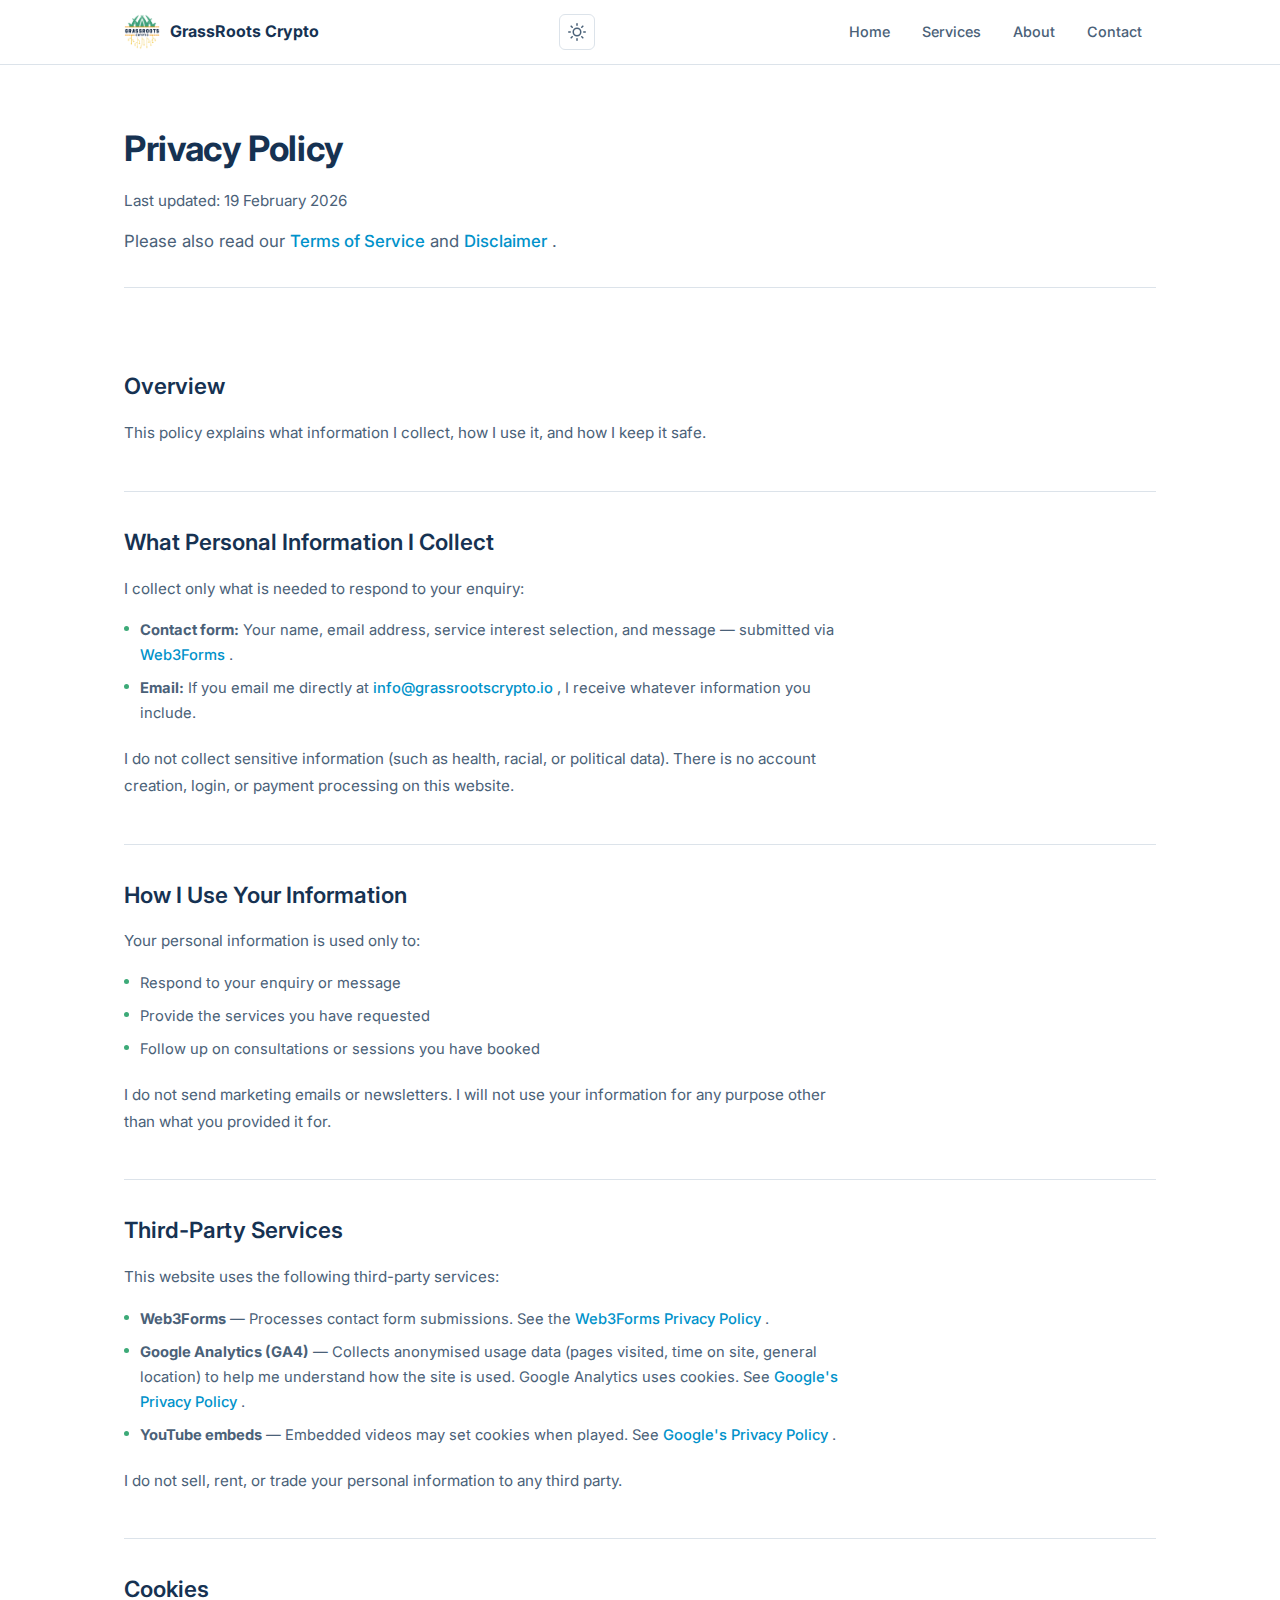
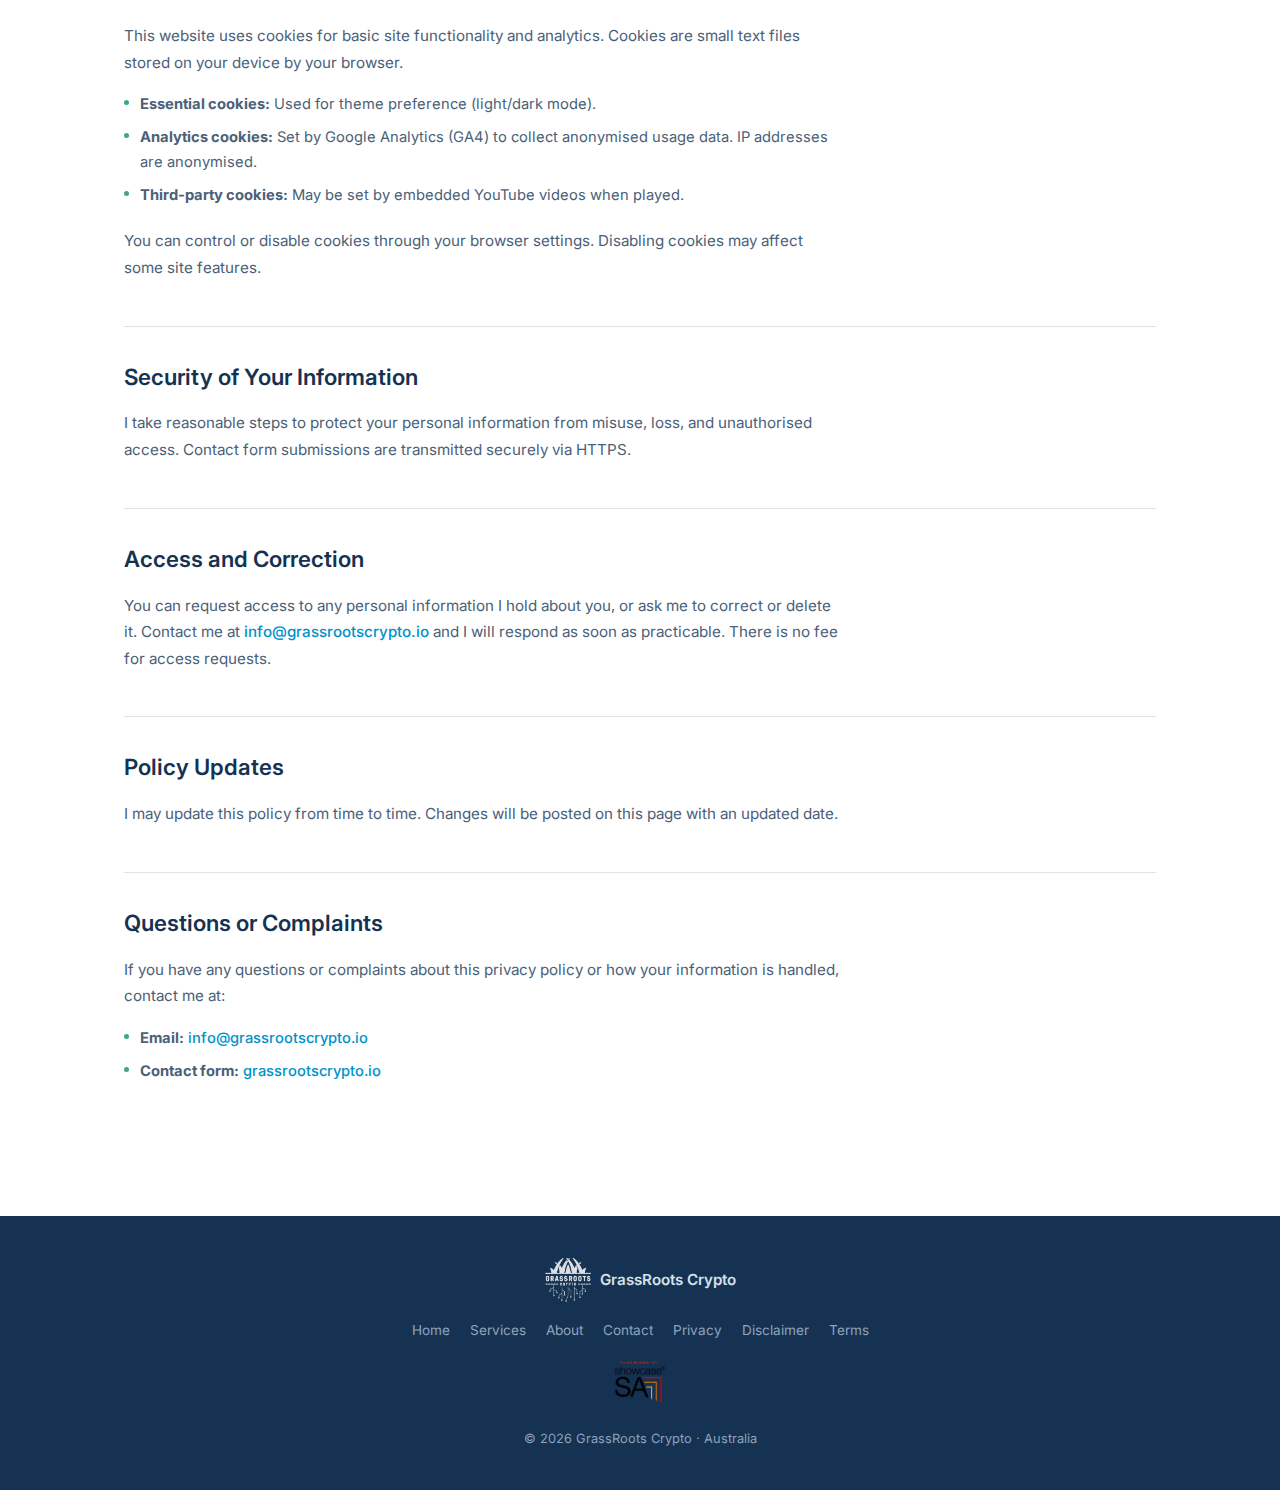
<file: privacy.html>
<!doctype html>
<html lang="en">
  <head>
    <meta charset="UTF-8" />
    <meta name="viewport" content="width=device-width, initial-scale=1.0" />
    <title>Privacy Policy | GrassRoots Crypto</title>
    <meta
      name="description"
      content="Privacy policy for GrassRoots Crypto. How I collect, use, and protect your personal information."
    />

    <!-- Open Graph -->
    <meta property="og:title" content="Privacy Policy | GrassRoots Crypto" />
    <meta
      property="og:description"
      content="Privacy policy for GrassRoots Crypto. How I collect, use, and protect your personal information."
    />
    <meta property="og:type" content="website" />
    <meta property="og:url" content="https://grassrootscrypto.io/privacy.html" />
    <meta property="og:image" content="https://grassrootscrypto.io/images/logo-day.png" />

    <!-- Twitter Card -->
    <meta name="twitter:card" content="summary_large_image" />
    <meta name="twitter:site" content="@GrassRootsCryp" />
    <meta name="twitter:title" content="Privacy Policy | GrassRoots Crypto" />
    <meta
      name="twitter:description"
      content="Privacy policy for GrassRoots Crypto. How I collect, use, and protect your personal information."
    />
    <meta name="twitter:image" content="https://grassrootscrypto.io/images/logo-day.png" />

    <!-- Canonical -->
    <link rel="canonical" href="https://grassrootscrypto.io/privacy.html" />

    <!-- Bing Verification -->
    <meta name="msvalidate.01" content="A767874A5E04B8E7D272281C63A7745E" />

    <!-- Favicon -->
    <link rel="icon" type="image/png" href="images/logo-day.png" />

    <!-- Google Fonts -->
    <link rel="preconnect" href="https://fonts.googleapis.com" />
    <link rel="preconnect" href="https://fonts.gstatic.com" crossorigin />
    <link
      href="https://fonts.googleapis.com/css2?family=Inter:wght@400;500;600;700&display=swap"
      rel="stylesheet"
    />

    <!-- Styles -->
    <link rel="stylesheet" href="css/style.css" />
    <link rel="stylesheet" href="css/pages.css" />

    <!-- Google Analytics -->
    <script async src="https://www.googletagmanager.com/gtag/js?id=G-NH9NNXEF3M"></script>
    <script>
      window.dataLayer = window.dataLayer || [];
      function gtag() {
        dataLayer.push(arguments);
      }
      gtag("js", new Date());
      gtag("config", "G-NH9NNXEF3M", { anonymize_ip: true });
    </script>
  </head>
  <body>
    <!-- ===================== NAVIGATION ===================== -->
    <header class="site-header" id="header">
      <nav class="nav-container">
        <a href="index.html" class="nav-logo">
          <img
            src="images/logo-day.png"
            alt="GrassRoots Crypto"
            width="36"
            height="36"
            class="logo-day"
          />
          <img
            src="images/logo-night.png"
            alt="GrassRoots Crypto"
            width="36"
            height="36"
            class="logo-night"
          />
          <span>GrassRoots Crypto</span>
        </a>

        <div class="nav-actions">
          <button class="theme-toggle" id="themeToggle" aria-label="Toggle dark mode">
            <svg
              class="icon-sun"
              xmlns="http://www.w3.org/2000/svg"
              width="18"
              height="18"
              viewBox="0 0 24 24"
              fill="none"
              stroke="currentColor"
              stroke-width="2"
              stroke-linecap="round"
              stroke-linejoin="round"
            >
              <circle cx="12" cy="12" r="5" />
              <line x1="12" y1="1" x2="12" y2="3" />
              <line x1="12" y1="21" x2="12" y2="23" />
              <line x1="4.22" y1="4.22" x2="5.64" y2="5.64" />
              <line x1="18.36" y1="18.36" x2="19.78" y2="19.78" />
              <line x1="1" y1="12" x2="3" y2="12" />
              <line x1="21" y1="12" x2="23" y2="12" />
              <line x1="4.22" y1="19.78" x2="5.64" y2="18.36" />
              <line x1="18.36" y1="5.64" x2="19.78" y2="4.22" />
            </svg>
            <svg
              class="icon-moon"
              xmlns="http://www.w3.org/2000/svg"
              width="18"
              height="18"
              viewBox="0 0 24 24"
              fill="none"
              stroke="currentColor"
              stroke-width="2"
              stroke-linecap="round"
              stroke-linejoin="round"
            >
              <path d="M21 12.79A9 9 0 1 1 11.21 3 7 7 0 0 0 21 12.79z" />
            </svg>
          </button>
          <button
            class="nav-toggle"
            id="navToggle"
            aria-label="Toggle navigation"
            aria-expanded="false"
          >
            <span class="hamburger"></span>
          </button>
        </div>

        <ul class="nav-menu" id="navMenu">
          <li><a href="index.html" class="nav-link">Home</a></li>
          <li><a href="index.html#services" class="nav-link">Services</a></li>
          <li><a href="about.html" class="nav-link">About</a></li>
          <li><a href="index.html#contact" class="nav-link">Contact</a></li>
        </ul>
      </nav>
    </header>

    <!-- ===================== PRIVACY PAGE ===================== -->
    <main class="page-content">
      <article class="container">
        <!-- Page Header -->
        <header class="page-header">
          <h1>Privacy Policy</h1>
          <p class="legal-meta">Last updated: 19 February 2026</p>
          <p class="page-subtitle">
            Please also read our
            <a href="terms.html">Terms of Service</a>
            and
            <a href="disclaimer.html">Disclaimer</a>
            .
          </p>
        </header>

        <!-- Introduction -->
        <section class="legal-section">
          <h2>Overview</h2>
          <p>
            This policy explains what information I collect, how I use it, and how I keep it safe.
          </p>
        </section>

        <!-- What I Collect -->
        <section class="legal-section">
          <h2>What Personal Information I Collect</h2>
          <p>I collect only what is needed to respond to your enquiry:</p>
          <ul>
            <li>
              <strong>Contact form:</strong>
              Your name, email address, service interest selection, and message &mdash; submitted
              via
              <a href="https://web3forms.com" target="_blank" rel="noopener noreferrer">
                Web3Forms
              </a>
              .
            </li>
            <li>
              <strong>Email:</strong>
              If you email me directly at
              <a href="mailto:info@grassrootscrypto.io">info@grassrootscrypto.io</a>
              , I receive whatever information you include.
            </li>
          </ul>
          <p>
            I do not collect sensitive information (such as health, racial, or political data).
            There is no account creation, login, or payment processing on this website.
          </p>
        </section>

        <!-- How I Use It -->
        <section class="legal-section">
          <h2>How I Use Your Information</h2>
          <p>Your personal information is used only to:</p>
          <ul>
            <li>Respond to your enquiry or message</li>
            <li>Provide the services you have requested</li>
            <li>Follow up on consultations or sessions you have booked</li>
          </ul>
          <p>
            I do not send marketing emails or newsletters. I will not use your information for any
            purpose other than what you provided it for.
          </p>
        </section>

        <!-- Third-Party Services -->
        <section class="legal-section">
          <h2>Third-Party Services</h2>
          <p>This website uses the following third-party services:</p>
          <ul>
            <li>
              <strong>Web3Forms</strong>
              &mdash; Processes contact form submissions. See the
              <a href="https://web3forms.com/privacy" target="_blank" rel="noopener noreferrer">
                Web3Forms Privacy Policy
              </a>
              .
            </li>
            <li>
              <strong>Google Analytics (GA4)</strong>
              &mdash; Collects anonymised usage data (pages visited, time on site, general location)
              to help me understand how the site is used. Google Analytics uses cookies. See
              <a
                href="https://policies.google.com/privacy"
                target="_blank"
                rel="noopener noreferrer"
              >
                Google's Privacy Policy
              </a>
              .
            </li>
            <li>
              <strong>YouTube embeds</strong>
              &mdash; Embedded videos may set cookies when played. See
              <a
                href="https://policies.google.com/privacy"
                target="_blank"
                rel="noopener noreferrer"
              >
                Google's Privacy Policy
              </a>
              .
            </li>
          </ul>
          <p>I do not sell, rent, or trade your personal information to any third party.</p>
        </section>

        <!-- Cookies -->
        <section class="legal-section">
          <h2>Cookies</h2>
          <p>
            This website uses cookies for basic site functionality and analytics. Cookies are small
            text files stored on your device by your browser.
          </p>
          <ul>
            <li>
              <strong>Essential cookies:</strong>
              Used for theme preference (light/dark mode).
            </li>
            <li>
              <strong>Analytics cookies:</strong>
              Set by Google Analytics (GA4) to collect anonymised usage data. IP addresses are
              anonymised.
            </li>
            <li>
              <strong>Third-party cookies:</strong>
              May be set by embedded YouTube videos when played.
            </li>
          </ul>
          <p>
            You can control or disable cookies through your browser settings. Disabling cookies may
            affect some site features.
          </p>
        </section>

        <!-- Security -->
        <section class="legal-section">
          <h2>Security of Your Information</h2>
          <p>
            I take reasonable steps to protect your personal information from misuse, loss, and
            unauthorised access. Contact form submissions are transmitted securely via HTTPS.
          </p>
        </section>

        <!-- Access and Correction -->
        <section class="legal-section">
          <h2>Access and Correction</h2>
          <p>
            You can request access to any personal information I hold about you, or ask me to
            correct or delete it. Contact me at
            <a href="mailto:info@grassrootscrypto.io">info@grassrootscrypto.io</a>
            and I will respond as soon as practicable. There is no fee for access requests.
          </p>
        </section>

        <!-- Policy Updates -->
        <section class="legal-section">
          <h2>Policy Updates</h2>
          <p>
            I may update this policy from time to time. Changes will be posted on this page with an
            updated date.
          </p>
        </section>

        <!-- Contact -->
        <section class="legal-section">
          <h2>Questions or Complaints</h2>
          <p>
            If you have any questions or complaints about this privacy policy or how your
            information is handled, contact me at:
          </p>
          <ul>
            <li>
              <strong>Email:</strong>
              <a href="mailto:info@grassrootscrypto.io">info@grassrootscrypto.io</a>
            </li>
            <li>
              <strong>Contact form:</strong>
              <a href="index.html#contact">grassrootscrypto.io</a>
            </li>
          </ul>
        </section>
      </article>
    </main>

    <!-- ===================== FOOTER ===================== -->
    <footer class="site-footer">
      <div class="container">
        <div class="footer-content">
          <div class="footer-brand">
            <img src="images/logo-day.png" alt="GrassRoots Crypto" width="48" height="48" />
            <span>GrassRoots Crypto</span>
          </div>
          <div class="footer-links">
            <a href="index.html">Home</a>
            <a href="index.html#services">Services</a>
            <a href="about.html">About</a>
            <a href="index.html#contact">Contact</a>
            <a href="privacy.html">Privacy</a>
            <a href="disclaimer.html">Disclaimer</a>
            <a href="terms.html">Terms</a>
          </div>
          <div class="footer-member">
            <a href="https://showcasesa.com.au" target="_blank" rel="noopener noreferrer">
              <img
                src="images/showcase-sa-day.png"
                alt="Proud Member of Showcase SA"
                height="48"
                class="logo-day"
              />
              <img
                src="images/showcase-sa-night.png"
                alt="Proud Member of Showcase SA"
                height="48"
                class="logo-night"
              />
            </a>
          </div>
          <p class="footer-copy">&copy; 2026 GrassRoots Crypto &middot; Australia</p>
        </div>
      </div>
    </footer>

    <script src="js/main.js"></script>
  </body>
</html>
</file>
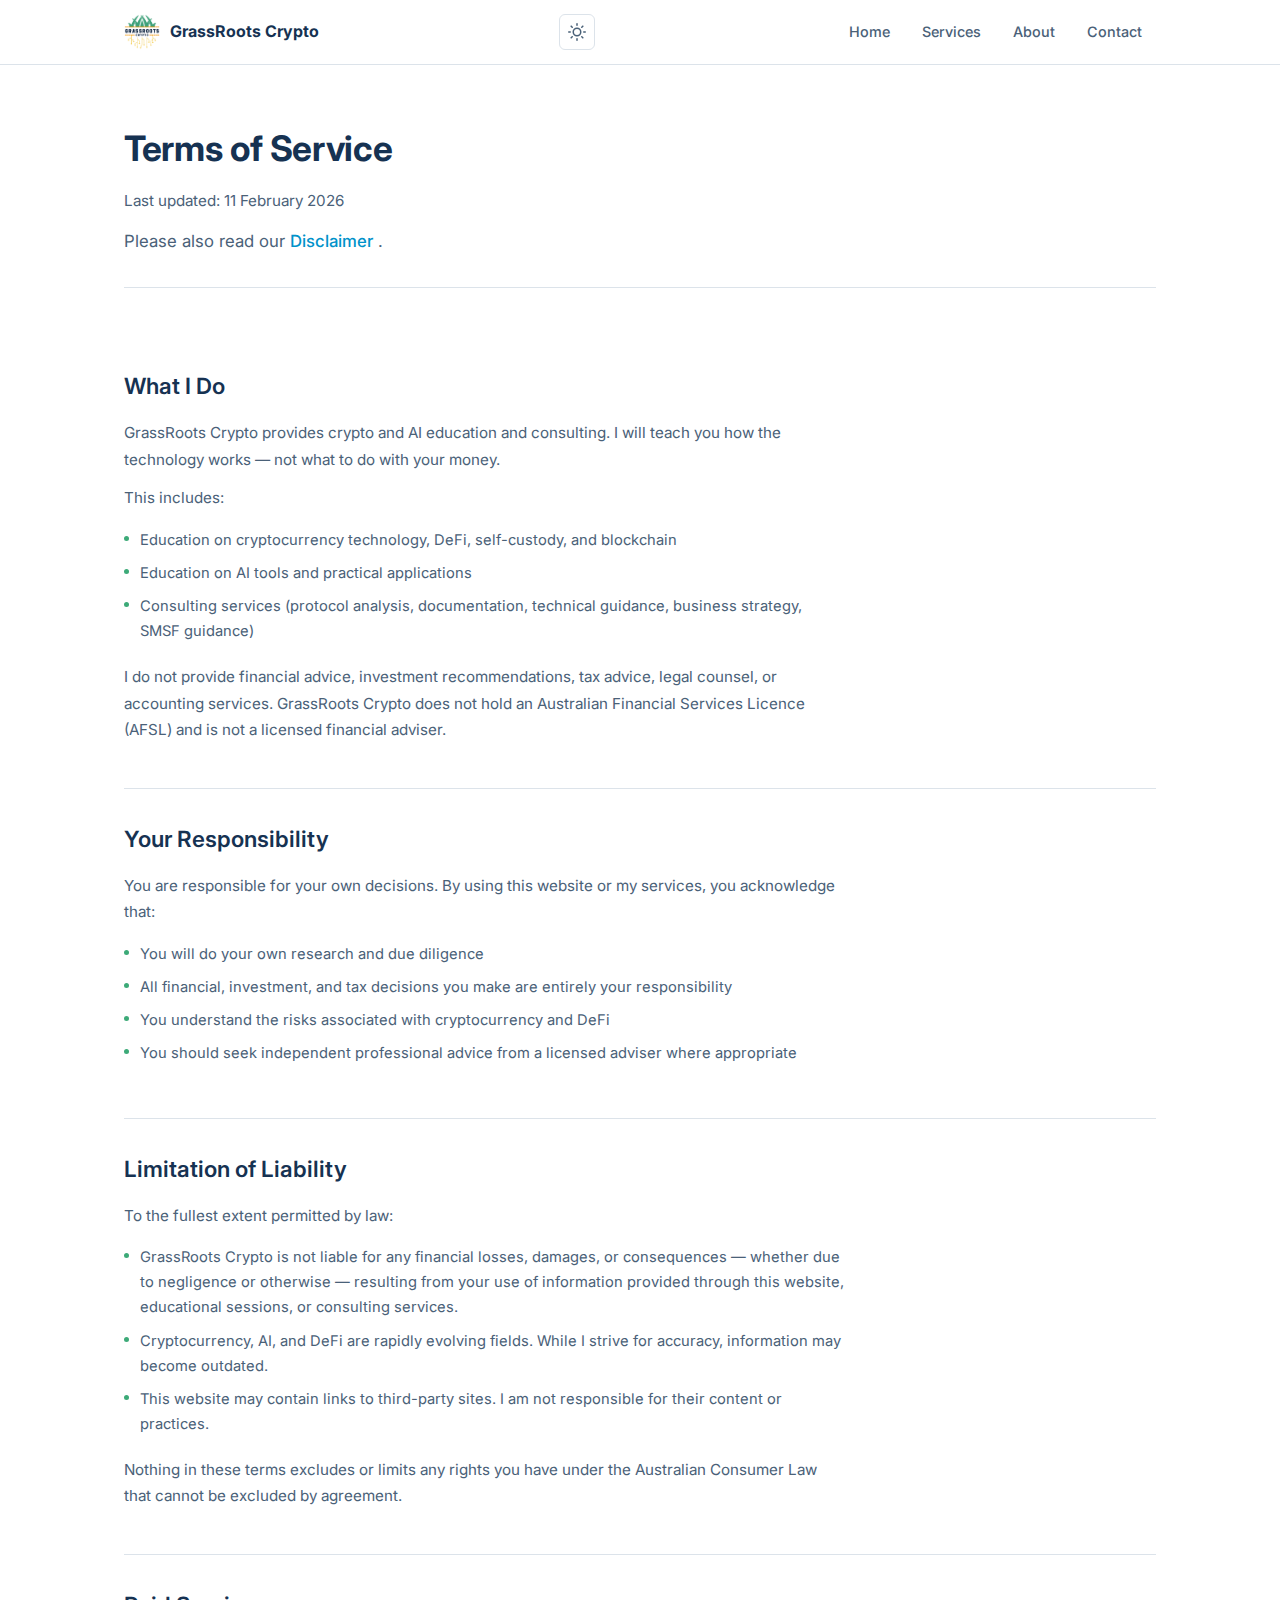
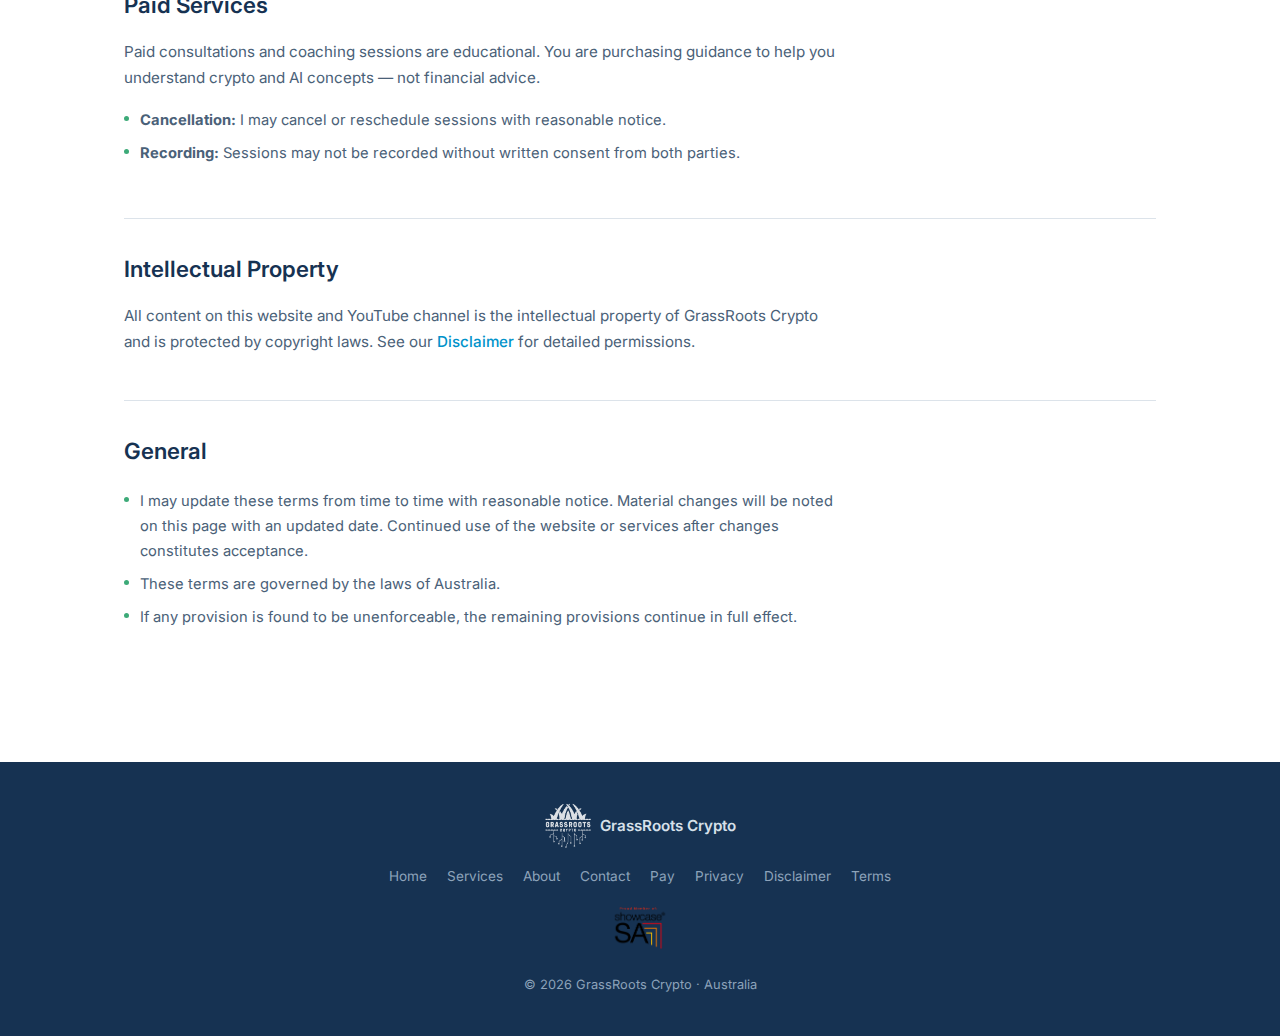
<file: terms.html>
<!doctype html>
<html lang="en">
  <head>
    <meta charset="UTF-8" />
    <meta name="viewport" content="width=device-width, initial-scale=1.0" />
    <title>Terms of Service | GrassRoots Crypto</title>
    <meta
      name="description"
      content="Terms of service for crypto and AI education and consulting services provided by GrassRoots Crypto."
    />

    <!-- Open Graph -->
    <meta property="og:title" content="Terms of Service | GrassRoots Crypto" />
    <meta
      property="og:description"
      content="Terms of service for crypto and AI education and consulting services provided by GrassRoots Crypto."
    />
    <meta property="og:type" content="website" />
    <meta property="og:url" content="https://grassrootscrypto.io/terms.html" />
    <meta property="og:image" content="https://grassrootscrypto.io/images/logo-day.png" />

    <!-- Twitter Card -->
    <meta name="twitter:card" content="summary_large_image" />
    <meta name="twitter:site" content="@GrassRootsCryp" />
    <meta name="twitter:title" content="Terms of Service | GrassRoots Crypto" />
    <meta
      name="twitter:description"
      content="Terms of service for crypto and AI education and consulting services provided by GrassRoots Crypto."
    />
    <meta name="twitter:image" content="https://grassrootscrypto.io/images/logo-day.png" />

    <!-- Canonical -->
    <link rel="canonical" href="https://grassrootscrypto.io/terms.html" />

    <!-- Bing Verification -->
    <meta name="msvalidate.01" content="A767874A5E04B8E7D272281C63A7745E" />

    <!-- Favicon -->
    <link rel="icon" type="image/png" href="images/logo-day.png" />

    <!-- Google Fonts -->
    <link rel="preconnect" href="https://fonts.googleapis.com" />
    <link rel="preconnect" href="https://fonts.gstatic.com" crossorigin />
    <link
      href="https://fonts.googleapis.com/css2?family=Inter:wght@400;500;600;700&display=swap"
      rel="stylesheet"
    />

    <!-- Styles -->
    <link rel="stylesheet" href="css/style.css" />
    <link rel="stylesheet" href="css/pages.css" />

    <!-- Google Analytics -->
    <script async src="https://www.googletagmanager.com/gtag/js?id=G-NH9NNXEF3M"></script>
    <script>
      window.dataLayer = window.dataLayer || [];
      function gtag() {
        dataLayer.push(arguments);
      }
      gtag("js", new Date());
      gtag("config", "G-NH9NNXEF3M", { anonymize_ip: true });
    </script>
  </head>
  <body>
    <!-- ===================== NAVIGATION ===================== -->
    <header class="site-header" id="header">
      <nav class="nav-container">
        <a href="index.html" class="nav-logo">
          <img
            src="images/logo-day.png"
            alt="GrassRoots Crypto"
            width="36"
            height="36"
            class="logo-day"
          />
          <img
            src="images/logo-night.png"
            alt="GrassRoots Crypto"
            width="36"
            height="36"
            class="logo-night"
          />
          <span>GrassRoots Crypto</span>
        </a>

        <div class="nav-actions">
          <button class="theme-toggle" id="themeToggle" aria-label="Toggle dark mode">
            <svg
              class="icon-sun"
              xmlns="http://www.w3.org/2000/svg"
              width="18"
              height="18"
              viewBox="0 0 24 24"
              fill="none"
              stroke="currentColor"
              stroke-width="2"
              stroke-linecap="round"
              stroke-linejoin="round"
            >
              <circle cx="12" cy="12" r="5" />
              <line x1="12" y1="1" x2="12" y2="3" />
              <line x1="12" y1="21" x2="12" y2="23" />
              <line x1="4.22" y1="4.22" x2="5.64" y2="5.64" />
              <line x1="18.36" y1="18.36" x2="19.78" y2="19.78" />
              <line x1="1" y1="12" x2="3" y2="12" />
              <line x1="21" y1="12" x2="23" y2="12" />
              <line x1="4.22" y1="19.78" x2="5.64" y2="18.36" />
              <line x1="18.36" y1="5.64" x2="19.78" y2="4.22" />
            </svg>
            <svg
              class="icon-moon"
              xmlns="http://www.w3.org/2000/svg"
              width="18"
              height="18"
              viewBox="0 0 24 24"
              fill="none"
              stroke="currentColor"
              stroke-width="2"
              stroke-linecap="round"
              stroke-linejoin="round"
            >
              <path d="M21 12.79A9 9 0 1 1 11.21 3 7 7 0 0 0 21 12.79z" />
            </svg>
          </button>
          <button
            class="nav-toggle"
            id="navToggle"
            aria-label="Toggle navigation"
            aria-expanded="false"
          >
            <span class="hamburger"></span>
          </button>
        </div>

        <ul class="nav-menu" id="navMenu">
          <li><a href="index.html" class="nav-link">Home</a></li>
          <li><a href="index.html#services" class="nav-link">Services</a></li>
          <li><a href="about.html" class="nav-link">About</a></li>
          <li><a href="index.html#contact" class="nav-link">Contact</a></li>
        </ul>
      </nav>
    </header>

    <!-- ===================== TERMS PAGE ===================== -->
    <main class="page-content">
      <article class="container">
        <!-- Page Header -->
        <header class="page-header">
          <h1>Terms of Service</h1>
          <p class="legal-meta">Last updated: 11 February 2026</p>
          <p class="page-subtitle">
            Please also read our
            <a href="disclaimer.html">Disclaimer</a>
            .
          </p>
        </header>

        <!-- What I Do -->
        <section class="legal-section">
          <h2>What I Do</h2>
          <p>
            GrassRoots Crypto provides crypto and AI education and consulting. I will teach you how
            the technology works &mdash; not what to do with your money.
          </p>
          <p>This includes:</p>
          <ul>
            <li>Education on cryptocurrency technology, DeFi, self-custody, and blockchain</li>
            <li>Education on AI tools and practical applications</li>
            <li>
              Consulting services (protocol analysis, documentation, technical guidance, business
              strategy, SMSF guidance)
            </li>
          </ul>
          <p>
            I do not provide financial advice, investment recommendations, tax advice, legal
            counsel, or accounting services. GrassRoots Crypto does not hold an Australian Financial
            Services Licence (AFSL) and is not a licensed financial adviser.
          </p>
        </section>

        <!-- Your Responsibility -->
        <section class="legal-section">
          <h2>Your Responsibility</h2>
          <p>
            You are responsible for your own decisions. By using this website or my services, you
            acknowledge that:
          </p>
          <ul>
            <li>You will do your own research and due diligence</li>
            <li>
              All financial, investment, and tax decisions you make are entirely your responsibility
            </li>
            <li>You understand the risks associated with cryptocurrency and DeFi</li>
            <li>
              You should seek independent professional advice from a licensed adviser where
              appropriate
            </li>
          </ul>
        </section>

        <!-- Limitation of Liability -->
        <section class="legal-section">
          <h2>Limitation of Liability</h2>
          <p>To the fullest extent permitted by law:</p>
          <ul>
            <li>
              GrassRoots Crypto is not liable for any financial losses, damages, or consequences
              &mdash; whether due to negligence or otherwise &mdash; resulting from your use of
              information provided through this website, educational sessions, or consulting
              services.
            </li>
            <li>
              Cryptocurrency, AI, and DeFi are rapidly evolving fields. While I strive for accuracy,
              information may become outdated.
            </li>
            <li>
              This website may contain links to third-party sites. I am not responsible for their
              content or practices.
            </li>
          </ul>
          <p>
            Nothing in these terms excludes or limits any rights you have under the Australian
            Consumer Law that cannot be excluded by agreement.
          </p>
        </section>

        <!-- Paid Services -->
        <section class="legal-section">
          <h2>Paid Services</h2>
          <p>
            Paid consultations and coaching sessions are educational. You are purchasing guidance to
            help you understand crypto and AI concepts &mdash; not financial advice.
          </p>
          <ul>
            <li>
              <strong>Cancellation:</strong>
              I may cancel or reschedule sessions with reasonable notice.
            </li>
            <li>
              <strong>Recording:</strong>
              Sessions may not be recorded without written consent from both parties.
            </li>
          </ul>
        </section>

        <!-- Intellectual Property -->
        <section class="legal-section">
          <h2>Intellectual Property</h2>
          <p>
            All content on this website and YouTube channel is the intellectual property of
            GrassRoots Crypto and is protected by copyright laws. See our
            <a href="disclaimer.html">Disclaimer</a>
            for detailed permissions.
          </p>
        </section>

        <!-- General -->
        <section class="legal-section">
          <h2>General</h2>
          <ul>
            <li>
              I may update these terms from time to time with reasonable notice. Material changes
              will be noted on this page with an updated date. Continued use of the website or
              services after changes constitutes acceptance.
            </li>
            <li>These terms are governed by the laws of Australia.</li>
            <li>
              If any provision is found to be unenforceable, the remaining provisions continue in
              full effect.
            </li>
          </ul>
        </section>
      </article>
    </main>

    <!-- ===================== FOOTER ===================== -->
    <footer class="site-footer">
      <div class="container">
        <div class="footer-content">
          <div class="footer-brand">
            <img src="images/logo-day.png" alt="GrassRoots Crypto" width="48" height="48" />
            <span>GrassRoots Crypto</span>
          </div>
          <div class="footer-links">
            <a href="index.html">Home</a>
            <a href="index.html#services">Services</a>
            <a href="about.html">About</a>
            <a href="index.html#contact">Contact</a>
            <a href="pay.html">Pay</a>
            <a href="privacy.html">Privacy</a>
            <a href="disclaimer.html">Disclaimer</a>
            <a href="terms.html">Terms</a>
          </div>
          <div class="footer-member">
            <a href="https://showcasesa.com.au" target="_blank" rel="noopener noreferrer">
              <img
                src="images/showcase-sa-day.png"
                alt="Proud Member of Showcase SA"
                height="48"
                class="logo-day"
              />
              <img
                src="images/showcase-sa-night.png"
                alt="Proud Member of Showcase SA"
                height="48"
                class="logo-night"
              />
            </a>
          </div>
          <p class="footer-copy">&copy; 2026 GrassRoots Crypto &middot; Australia</p>
        </div>
      </div>
    </footer>

    <script src="js/main.js"></script>
  </body>
</html>
</file>
<file: css/style.css>
/* =============================================
   GrassRoots Crypto - Minimal Single Page

   Colour palette derived from logo:
   Navy  #163252 → headings, footer bg
   Blue  #0092ca → primary CTA, links (Ethereum)
   Green #3daa78 → secondary accent (Tether)
   Gold  #d4a643 → tertiary highlights (Bitcoin)
   ============================================= */

/* ---------- Reset & Base ---------- */
*,
*::before,
*::after {
  margin: 0;
  padding: 0;
  box-sizing: border-box;
}

:root {
  /* Logo-derived palette */
  --navy: #163252;
  --blue: #0092ca;
  --blue-hover: #0080b3;
  --green: #3daa78;
  --gold: #d4a643;

  /* Text - navy-tinted, not generic grey */
  --text: #1e3347;
  --text-mid: #4a6178;
  --text-light: #7a8ea0;

  /* Backgrounds */
  --bg: #ffffff;
  --bg-alt: #f4f7fa;
  --card-bg: #ffffff;

  /* Borders - navy-tinted */
  --border: #dce3ea;

  /* Footer - brand navy */
  --footer-bg: #163252;
  --footer-text: #8da3ba;
  --footer-heading: #d6e0ea;

  /* Shared */
  --radius: 6px;
  --transition: 0.2s ease;
}

[data-theme="dark"] {
  /* Dark navy backgrounds - brand-derived, not generic black */
  --bg: #0c1929;
  --bg-alt: #112034;
  --card-bg: #152842;

  /* Text */
  --text: #dce4ee;
  --text-mid: #8da3ba;
  --text-light: #5e7a94;

  /* Accents - slightly lifted for dark bg contrast */
  --blue: #2eb5f0;
  --blue-hover: #58c5f5;
  --green: #4fbe8a;
  --gold: #e8c05a;

  /* Borders */
  --border: #1e3a54;

  /* Footer */
  --footer-bg: #081320;
  --footer-text: #5e7a94;
  --footer-heading: #8da3ba;
}

/* Logo swap for dark mode */
.logo-night {
  display: none;
}

[data-theme="dark"] .logo-day {
  display: none;
}

[data-theme="dark"] .logo-night {
  display: inline;
}

html {
  scroll-behavior: smooth;
  scroll-padding-top: 72px;
}

body {
  font-family:
    "Inter",
    -apple-system,
    BlinkMacSystemFont,
    "Segoe UI",
    Roboto,
    sans-serif;
  color: var(--text);
  line-height: 1.6;
  background: var(--bg);
  -webkit-font-smoothing: antialiased;
  transition:
    background 0.3s ease,
    color 0.3s ease;
}

a {
  color: var(--blue);
  text-decoration: none;
  transition: color var(--transition);
}

a:hover {
  color: var(--blue-hover);
}

ul {
  list-style: none;
}

.container {
  max-width: 1080px;
  margin: 0 auto;
  padding: 0 24px;
}

/* ---------- Buttons ---------- */
.btn {
  display: inline-block;
  padding: 10px 24px;
  border-radius: var(--radius);
  font-weight: 600;
  font-size: 0.9rem;
  cursor: pointer;
  transition: all var(--transition);
  text-align: center;
  border: 1px solid transparent;
}

.btn-primary {
  background: var(--blue);
  color: #fff;
  border-color: var(--blue);
}

.btn-primary:hover {
  background: var(--blue-hover);
  border-color: var(--blue-hover);
  color: #fff;
}

.btn-ghost {
  background: transparent;
  color: var(--text);
  border-color: var(--border);
}

.btn-ghost:hover {
  background: var(--bg-alt);
  border-color: var(--text-mid);
  color: var(--text);
}

.btn-full {
  width: 100%;
}

/* ---------- Navigation ---------- */
.site-header {
  position: fixed;
  top: 0;
  left: 0;
  right: 0;
  z-index: 1000;
  background: var(--bg);
  border-bottom: 1px solid var(--border);
  transition:
    box-shadow var(--transition),
    background 0.3s ease;
}

.site-header.scrolled {
  box-shadow: 0 1px 12px rgba(22, 50, 82, 0.08);
}

[data-theme="dark"] .site-header.scrolled {
  box-shadow: 0 1px 12px rgba(0, 0, 0, 0.3);
}

.nav-container {
  max-width: 1080px;
  margin: 0 auto;
  padding: 0 24px;
  display: flex;
  align-items: center;
  justify-content: space-between;
  height: 64px;
}

.nav-logo {
  display: flex;
  align-items: center;
  gap: 10px;
  font-weight: 700;
  font-size: 1rem;
  color: var(--navy);
}

[data-theme="dark"] .nav-logo {
  color: var(--text);
}

.nav-logo:hover {
  color: var(--navy);
}

[data-theme="dark"] .nav-logo:hover {
  color: var(--text);
}

.nav-logo img {
  border-radius: 4px;
}

.nav-actions {
  display: flex;
  align-items: center;
  gap: 8px;
}

.nav-menu {
  display: flex;
  align-items: center;
  gap: 4px;
}

.nav-link {
  padding: 6px 14px;
  color: var(--text-mid);
  font-weight: 500;
  font-size: 0.9rem;
  border-radius: var(--radius);
  transition: all var(--transition);
}

.nav-link:hover {
  color: var(--text);
  background: var(--bg-alt);
}

.nav-cta {
  background: var(--blue);
  color: #fff !important;
  margin-left: 8px;
}

.nav-cta:hover {
  background: var(--blue-hover) !important;
}

/* Theme Toggle */
.theme-toggle {
  display: flex;
  align-items: center;
  justify-content: center;
  width: 36px;
  height: 36px;
  border: 1px solid var(--border);
  border-radius: var(--radius);
  background: var(--bg);
  color: var(--text-mid);
  cursor: pointer;
  transition: all var(--transition);
}

.theme-toggle:hover {
  color: var(--gold);
  border-color: var(--gold);
}

.theme-toggle .icon-moon {
  display: none;
}
.theme-toggle .icon-sun {
  display: block;
}

[data-theme="dark"] .theme-toggle .icon-moon {
  display: block;
}
[data-theme="dark"] .theme-toggle .icon-sun {
  display: none;
}

/* Hamburger */
.nav-toggle {
  display: none;
  background: none;
  border: none;
  cursor: pointer;
  padding: 8px;
  z-index: 1001;
}

.hamburger {
  display: block;
  width: 22px;
  height: 2px;
  background: var(--text);
  position: relative;
  transition: background var(--transition);
}

.hamburger::before,
.hamburger::after {
  content: "";
  position: absolute;
  width: 22px;
  height: 2px;
  background: var(--text);
  transition: all var(--transition);
}

.hamburger::before {
  top: -6px;
}
.hamburger::after {
  top: 6px;
}

.nav-toggle.active .hamburger {
  background: transparent;
}
.nav-toggle.active .hamburger::before {
  top: 0;
  transform: rotate(45deg);
}
.nav-toggle.active .hamburger::after {
  top: 0;
  transform: rotate(-45deg);
}

/* ---------- Hero ---------- */
.hero {
  padding: 140px 0 80px;
  text-align: center;
}

.hero h1 {
  font-size: 2.8rem;
  font-weight: 700;
  color: var(--navy);
  line-height: 1.15;
  margin-bottom: 20px;
  letter-spacing: -0.02em;
}

[data-theme="dark"] .hero h1 {
  color: var(--text);
}

.hero-sub {
  font-size: 1.1rem;
  color: var(--text-mid);
  max-width: 540px;
  margin: 0 auto 36px;
  line-height: 1.7;
}

.hero-ctas {
  display: flex;
  gap: 12px;
  justify-content: center;
  flex-wrap: wrap;
}

/* ---------- Services ---------- */
.services {
  padding: 80px 0;
  background: var(--bg-alt);
  transition: background 0.3s ease;
}

.section-intro {
  margin-bottom: 48px;
}

.section-intro h2 {
  font-size: 2rem;
  font-weight: 700;
  color: var(--navy);
  margin-bottom: 8px;
  letter-spacing: -0.01em;
}

[data-theme="dark"] .section-intro h2 {
  color: var(--text);
}

.section-intro p {
  font-size: 1rem;
  color: var(--text-mid);
}

.services-grid {
  display: grid;
  grid-template-columns: repeat(3, 1fr);
  gap: 20px;
}

.service-block {
  padding: 28px;
  background: var(--card-bg);
  border: 1px solid var(--border);
  border-radius: var(--radius);
  border-top: 3px solid var(--blue);
  transition:
    box-shadow var(--transition),
    transform var(--transition),
    background 0.3s ease;
}

/* Alternate accent colours on service cards */
.service-block:nth-child(1) {
  border-top-color: var(--gold);
}
.service-block:nth-child(2) {
  border-top-color: var(--blue);
}
.service-block:nth-child(3) {
  border-top-color: var(--green);
}
.service-block:nth-child(4) {
  border-top-color: var(--gold);
}
.service-block:nth-child(5) {
  border-top-color: var(--blue);
}
.service-block:nth-child(6) {
  border-top-color: var(--green);
}

.service-block:hover {
  box-shadow: 0 4px 24px rgba(22, 50, 82, 0.1);
  transform: translateY(-2px);
}

[data-theme="dark"] .service-block:hover {
  box-shadow: 0 4px 24px rgba(0, 0, 0, 0.3);
}

.service-block h3 {
  font-size: 1.05rem;
  font-weight: 600;
  color: var(--navy);
  margin-bottom: 14px;
}

[data-theme="dark"] .service-block h3 {
  color: var(--text);
}

.service-block ul {
  list-style: none;
}

.service-block li {
  padding: 5px 0;
  font-size: 0.92rem;
  color: var(--text-mid);
  padding-left: 16px;
  position: relative;
}

.service-block li::before {
  content: "";
  position: absolute;
  left: 0;
  top: 12px;
  width: 6px;
  height: 6px;
  border-radius: 50%;
  background: var(--green);
}

.services-cta {
  margin-top: 40px;
  text-align: center;
}

/* ---------- About ---------- */
.about {
  padding: 80px 0;
}

.about h2 {
  font-size: 2rem;
  font-weight: 700;
  color: var(--navy);
  margin-bottom: 20px;
  letter-spacing: -0.01em;
}

[data-theme="dark"] .about h2 {
  color: var(--text);
}

.about-layout {
  display: grid;
  gap: 48px;
}

.about-text p {
  font-size: 1rem;
  color: var(--text-mid);
  line-height: 1.75;
  margin-bottom: 12px;
  max-width: 640px;
}

.about-stats {
  display: flex;
  gap: 32px;
  flex-wrap: wrap;
}

.stat {
  text-align: center;
  min-width: 100px;
}

.stat-num {
  display: block;
  font-size: 2rem;
  font-weight: 700;
  color: var(--blue);
  line-height: 1;
}

/* Alternate stat colours */
.stat:nth-child(1) .stat-num {
  color: var(--blue);
}
.stat:nth-child(2) .stat-num {
  color: var(--gold);
}
.stat:nth-child(3) .stat-num {
  color: var(--green);
}
.stat:nth-child(4) .stat-num {
  color: var(--blue);
}

.stat-label {
  font-size: 0.8rem;
  color: var(--text-light);
  font-weight: 500;
  margin-top: 4px;
  display: block;
}

.about-details {
  display: grid;
  grid-template-columns: 1fr 1fr;
  gap: 32px;
}

.detail-block h3 {
  font-size: 0.95rem;
  font-weight: 600;
  color: var(--navy);
  margin-bottom: 10px;
}

[data-theme="dark"] .detail-block h3 {
  color: var(--text);
}

.detail-block li {
  padding: 4px 0;
  font-size: 0.9rem;
  color: var(--text-mid);
  padding-left: 14px;
  position: relative;
}

.detail-block li::before {
  content: "";
  position: absolute;
  left: 0;
  top: 11px;
  width: 5px;
  height: 5px;
  border-radius: 50%;
  background: var(--green);
}

/* ---------- Contact ---------- */
.contact {
  padding: 80px 0;
  background: var(--bg-alt);
  transition: background 0.3s ease;
}

.contact h2 {
  font-size: 2rem;
  font-weight: 700;
  color: var(--navy);
  margin-bottom: 12px;
  letter-spacing: -0.01em;
}

[data-theme="dark"] .contact h2 {
  color: var(--text);
}

.contact-layout {
  display: grid;
  grid-template-columns: 1fr 1fr;
  gap: 48px;
  align-items: start;
}

.contact-text > p {
  font-size: 1rem;
  color: var(--text-mid);
  margin-bottom: 32px;
  line-height: 1.7;
}

.contact-details {
  display: flex;
  flex-direction: column;
  gap: 24px;
}

.contact-item h3 {
  font-size: 0.9rem;
  font-weight: 600;
  color: var(--navy);
  margin-bottom: 6px;
}

[data-theme="dark"] .contact-item h3 {
  color: var(--text);
}

.contact-item p {
  font-size: 0.9rem;
  color: var(--text-mid);
  margin-bottom: 10px;
}

.email-link {
  font-size: 0.95rem;
  font-weight: 500;
}

.social-links {
  display: flex;
  gap: 12px;
}

.social-links a {
  display: flex;
  align-items: center;
  justify-content: center;
  width: 38px;
  height: 38px;
  border-radius: 50%;
  background: var(--bg);
  border: 1px solid var(--border);
  color: var(--text-mid);
  transition: all var(--transition);
}

.social-links a:hover {
  background: var(--blue);
  border-color: var(--blue);
  color: #fff;
}

/* Contact form */
.contact-form {
  background: var(--card-bg);
  padding: 28px;
  border: 1px solid var(--border);
  border-radius: var(--radius);
  transition: background 0.3s ease;
}

.form-group {
  margin-bottom: 16px;
}

.form-group label {
  display: block;
  font-weight: 500;
  font-size: 0.85rem;
  color: var(--text);
  margin-bottom: 4px;
}

.form-group input,
.form-group select,
.form-group textarea {
  width: 100%;
  padding: 10px 12px;
  border: 1px solid var(--border);
  border-radius: var(--radius);
  font-family: inherit;
  font-size: 0.9rem;
  color: var(--text);
  background: var(--bg);
  transition:
    border-color var(--transition),
    background 0.3s ease;
}

.form-group input:focus,
.form-group select:focus,
.form-group textarea:focus {
  outline: none;
  border-color: var(--blue);
  box-shadow: 0 0 0 2px rgba(0, 146, 202, 0.15);
}

[data-theme="dark"] .form-group input:focus,
[data-theme="dark"] .form-group select:focus,
[data-theme="dark"] .form-group textarea:focus {
  box-shadow: 0 0 0 2px rgba(46, 181, 240, 0.15);
}

.form-group textarea {
  resize: vertical;
  min-height: 80px;
}

.form-status {
  margin-top: 10px;
  font-size: 0.85rem;
  text-align: center;
}

.form-status.success {
  color: var(--green);
}
.form-status.error {
  color: #cf222e;
}

/* ---------- Footer ---------- */
.site-footer {
  background: var(--footer-bg);
  padding: 40px 0;
  transition: background 0.3s ease;
}

.footer-content {
  display: flex;
  flex-direction: column;
  align-items: center;
  gap: 16px;
  text-align: center;
}

.footer-brand {
  display: flex;
  align-items: center;
  gap: 8px;
  font-weight: 600;
  font-size: 0.95rem;
  color: var(--footer-heading);
}

.footer-brand img {
  border-radius: 4px;
  filter: brightness(0) invert(1);
  opacity: 0.85;
}

.footer-links {
  display: flex;
  gap: 20px;
  flex-wrap: wrap;
  justify-content: center;
}

.footer-links a {
  color: var(--footer-text);
  font-size: 0.85rem;
  transition: color var(--transition);
}

.footer-links a:hover {
  color: var(--footer-heading);
}

.footer-copy {
  font-size: 0.8rem;
  color: var(--footer-text);
}

/* ---------- Fade-in ---------- */
.fade-in {
  opacity: 0;
  transform: translateY(16px);
  transition:
    opacity 0.5s ease,
    transform 0.5s ease;
}

.fade-in.visible {
  opacity: 1;
  transform: translateY(0);
}

/* =============================================
   Sub-page styles (About, Disclaimer, Terms)
   ============================================= */

.page-content {
  padding: 120px 0 80px;
}

.page-content h1 {
  font-size: 2.2rem;
  font-weight: 700;
  color: var(--navy);
  margin-bottom: 24px;
  letter-spacing: -0.01em;
}

[data-theme="dark"] .page-content h1 {
  color: var(--text);
}

.page-content h2 {
  font-size: 1.4rem;
  font-weight: 600;
  color: var(--navy);
  margin-top: 40px;
  margin-bottom: 12px;
}

[data-theme="dark"] .page-content h2 {
  color: var(--text);
}

.page-content h3 {
  font-size: 1.1rem;
  font-weight: 600;
  color: var(--navy);
  margin-top: 28px;
  margin-bottom: 8px;
}

[data-theme="dark"] .page-content h3 {
  color: var(--text);
}

.page-content p {
  font-size: 0.95rem;
  color: var(--text-mid);
  line-height: 1.75;
  margin-bottom: 12px;
  max-width: 720px;
}

.page-content ul,
.page-content ol {
  margin-bottom: 16px;
  max-width: 720px;
}

.page-content li {
  padding: 4px 0;
  padding-left: 16px;
  font-size: 0.92rem;
  color: var(--text-mid);
  line-height: 1.7;
  position: relative;
}

.page-content ul li::before {
  content: "";
  position: absolute;
  left: 0;
  top: 12px;
  width: 5px;
  height: 5px;
  border-radius: 50%;
  background: var(--green);
}

.page-content ol {
  list-style: decimal;
  padding-left: 20px;
}

.page-content ol li {
  padding-left: 4px;
}

.page-content ol li::before {
  display: none;
}

.legal-notice {
  background: var(--bg-alt);
  border-left: 4px solid var(--gold);
  padding: 20px 24px;
  margin-bottom: 24px;
  font-size: 0.9rem;
  max-width: 720px;
  border-radius: 0 var(--radius) var(--radius) 0;
  box-shadow: 0 1px 4px rgba(22, 50, 82, 0.06);
  transition:
    background 0.3s ease,
    box-shadow 0.3s ease;
}

[data-theme="dark"] .legal-notice {
  box-shadow: 0 1px 4px rgba(0, 0, 0, 0.2);
}

.legal-notice strong {
  color: var(--navy);
}

[data-theme="dark"] .legal-notice strong {
  color: var(--gold);
}

.legal-meta {
  font-size: 0.85rem;
  color: var(--text-light);
  margin-bottom: 24px;
}

.page-cta {
  margin-top: 48px;
  display: flex;
  gap: 12px;
  flex-wrap: wrap;
}

/* ---------- Responsive ---------- */
@media (max-width: 768px) {
  .nav-toggle {
    display: block;
  }

  .nav-menu {
    position: fixed;
    top: 0;
    right: -100%;
    width: 260px;
    height: 100vh;
    background: var(--bg);
    flex-direction: column;
    padding: 72px 24px 24px;
    gap: 4px;
    border-left: 1px solid var(--border);
    transition: right var(--transition);
    z-index: 999;
  }

  .nav-menu.open {
    right: 0;
  }

  .nav-link {
    width: 100%;
    padding: 10px 14px;
    font-size: 0.95rem;
  }

  .nav-cta {
    margin-left: 0;
    text-align: center;
    margin-top: 8px;
  }

  .hero {
    padding: 110px 0 60px;
  }

  .hero h1 {
    font-size: 2rem;
  }

  .hero-sub {
    font-size: 1rem;
  }

  .services-grid {
    grid-template-columns: 1fr 1fr;
  }

  .about-details {
    grid-template-columns: 1fr;
  }

  .about-stats {
    justify-content: flex-start;
  }

  .contact-layout {
    grid-template-columns: 1fr;
  }

  .page-content {
    padding: 100px 0 60px;
  }

  .page-content h1 {
    font-size: 1.8rem;
  }

  .page-content h2 {
    font-size: 1.2rem;
    margin-top: 32px;
  }

  .page-cta {
    flex-direction: column;
  }

  .page-cta .btn {
    width: 100%;
  }
}

@media (max-width: 480px) {
  .services-grid {
    grid-template-columns: 1fr;
  }

  .hero h1 {
    font-size: 1.6rem;
  }

  .hero-ctas {
    flex-direction: column;
    align-items: center;
  }

  .hero-ctas .btn {
    width: 100%;
    max-width: 260px;
  }

  .about-stats {
    gap: 20px;
  }

  .stat-num {
    font-size: 1.6rem;
  }

  .page-content {
    padding: 90px 0 50px;
  }

  .page-content h1 {
    font-size: 1.5rem;
  }

  .legal-notice {
    padding: 16px 18px;
    font-size: 0.85rem;
  }
}
</file>
<file: css/pages.css>
/* =============================================
   Sub-page styles (About, Disclaimer, Terms)
   ============================================= */

/* ---------- Page Content Base ---------- */
.page-content {
  padding: 120px 0 80px;
}

/* ---------- Page Header / Hero ---------- */
.page-header {
  margin-bottom: 48px;
  padding-bottom: 32px;
  border-bottom: 1px solid var(--border);
}

.page-header h1 {
  font-size: 2.2rem;
  font-weight: 700;
  color: var(--navy);
  margin-bottom: 12px;
  letter-spacing: -0.01em;
}

[data-theme="dark"] .page-header h1 {
  color: var(--text);
}

.page-header .page-subtitle {
  font-size: 1.05rem;
  color: var(--text-mid);
  line-height: 1.7;
  max-width: 640px;
  margin: 0;
}

/* ---------- Typography ---------- */
.page-content h2 {
  font-size: 1.4rem;
  font-weight: 600;
  color: var(--navy);
  margin-top: 0;
  margin-bottom: 16px;
}

[data-theme="dark"] .page-content h2 {
  color: var(--text);
}

.page-content h3 {
  font-size: 1.1rem;
  font-weight: 600;
  color: var(--navy);
  margin-top: 24px;
  margin-bottom: 8px;
}

[data-theme="dark"] .page-content h3 {
  color: var(--text);
}

.page-content p {
  font-size: 0.95rem;
  color: var(--text-mid);
  line-height: 1.75;
  margin-bottom: 12px;
  max-width: 720px;
}

.page-content ul,
.page-content ol {
  margin-bottom: 16px;
  max-width: 720px;
}

.page-content li {
  padding: 4px 0;
  padding-left: 16px;
  font-size: 0.92rem;
  color: var(--text-mid);
  line-height: 1.7;
  position: relative;
}

.page-content ul li::before {
  content: "";
  position: absolute;
  left: 0;
  top: 12px;
  width: 5px;
  height: 5px;
  border-radius: 50%;
  background: var(--green);
}

.page-content ol {
  list-style: decimal;
  padding-left: 20px;
}

.page-content ol li {
  padding-left: 4px;
}

.page-content ol li::before {
  display: none;
}

.page-content a {
  font-weight: 500;
}

/* ---------- Page Sections ---------- */
.page-section {
  padding: 36px 0;
}

.page-section + .page-section {
  border-top: 1px solid var(--border);
}

/* ---------- About Page ---------- */

/* About intro / lead text */
.about-intro {
  font-size: 1.05rem !important;
  color: var(--text) !important;
  line-height: 1.8 !important;
  max-width: 720px;
}

[data-theme="dark"] .about-intro {
  color: var(--text) !important;
}

/* About stats row (reuses index.html pattern) */
.page-stats {
  display: flex;
  gap: 32px;
  flex-wrap: wrap;
  margin: 32px 0;
}

.page-stats .stat {
  text-align: center;
  min-width: 100px;
}

.page-stats .stat-num {
  display: block;
  font-size: 2rem;
  font-weight: 700;
  line-height: 1;
}

.page-stats .stat:nth-child(1) .stat-num {
  color: var(--blue);
}
.page-stats .stat:nth-child(2) .stat-num {
  color: var(--gold);
}
.page-stats .stat:nth-child(3) .stat-num {
  color: var(--green);
}
.page-stats .stat:nth-child(4) .stat-num {
  color: var(--blue);
}

.page-stats .stat-label {
  font-size: 0.8rem;
  color: var(--text-light);
  font-weight: 500;
  margin-top: 4px;
  display: block;
}

/* About detail columns */
.about-columns {
  display: grid;
  grid-template-columns: 1fr 1fr;
  gap: 32px;
  margin-top: 8px;
}

.about-column h3 {
  font-size: 1rem;
  font-weight: 600;
  color: var(--navy);
  margin-top: 0;
  margin-bottom: 12px;
}

[data-theme="dark"] .about-column h3 {
  color: var(--text);
}

/* Content card - used for grouped content blocks */
.content-card {
  background: var(--bg-alt);
  border: 1px solid var(--border);
  border-radius: var(--radius);
  padding: 24px 28px;
  margin-bottom: 20px;
  transition: background 0.3s ease;
}

.content-card h3 {
  margin-top: 0;
  margin-bottom: 12px;
  font-size: 1.05rem;
}

.content-card p:last-child,
.content-card ul:last-child {
  margin-bottom: 0;
}

/* Mission / highlight block */
.highlight-block {
  border-left: 3px solid var(--blue);
  padding-left: 20px;
  margin: 32px 0;
  max-width: 720px;
}

.highlight-block p {
  font-size: 1rem;
  color: var(--text);
  line-height: 1.8;
}

[data-theme="dark"] .highlight-block p {
  color: var(--text);
}

/* ---------- Legal Pages (Disclaimer, Terms) ---------- */
.legal-notice {
  background: var(--bg-alt);
  border-left: 3px solid var(--gold);
  padding: 16px 20px;
  margin-bottom: 24px;
  font-size: 0.9rem;
  max-width: 720px;
  transition: background 0.3s ease;
}

.legal-notice p {
  margin-bottom: 0;
}

.legal-meta {
  font-size: 0.85rem;
  color: var(--text-light);
  margin-bottom: 0;
}

/* Legal section - gives breathing room between topics */
.legal-section {
  padding: 32px 0;
}

.legal-section + .legal-section {
  border-top: 1px solid var(--border);
}

.legal-section h2 {
  margin-top: 0;
}

.legal-section h2:first-child {
  margin-top: 0;
}

/* Legal sub-sections (h3 groups within a section) */
.legal-subsection {
  margin-top: 20px;
}

.legal-subsection h3 {
  margin-top: 0;
  margin-bottom: 8px;
}

/* Contact info block at bottom of legal pages */
.legal-contact {
  background: var(--bg-alt);
  border: 1px solid var(--border);
  border-radius: var(--radius);
  padding: 20px 24px;
  max-width: 720px;
  transition: background 0.3s ease;
}

.legal-contact ul {
  margin-bottom: 0;
}

/* Legal closing statement */
.legal-closing {
  margin-top: 32px;
  padding-top: 24px;
  border-top: 1px solid var(--border);
  max-width: 720px;
}

.legal-closing p {
  font-style: italic;
  color: var(--text-light);
}

/* ---------- Pay Page ---------- */
.pay-form {
  background: var(--card-bg);
  padding: 28px;
  border: 1px solid var(--border);
  border-radius: 6px;
  max-width: 400px;
}

.pay-frame-wrapper {
  margin-top: 32px;
  max-width: 720px;
}

.pay-frame {
  width: 100%;
  min-height: 700px;
  border: 1px solid var(--border);
  border-radius: 6px;
  background: var(--bg-alt);
}

/* ---------- Page CTA ---------- */
.page-cta {
  margin-top: 48px;
  display: flex;
  gap: 12px;
  flex-wrap: wrap;
}

/* ---------- Responsive ---------- */
@media (max-width: 768px) {
  .page-content {
    padding: 100px 0 60px;
  }

  .page-header h1 {
    font-size: 1.8rem;
  }

  .about-columns {
    grid-template-columns: 1fr;
  }

  .page-stats {
    justify-content: flex-start;
  }
}

@media (max-width: 480px) {
  .page-header h1 {
    font-size: 1.5rem;
  }

  .page-stats {
    gap: 20px;
  }

  .page-stats .stat-num {
    font-size: 1.6rem;
  }

  .page-cta {
    flex-direction: column;
    align-items: stretch;
  }

  .page-cta .btn {
    text-align: center;
  }
}
</file>
